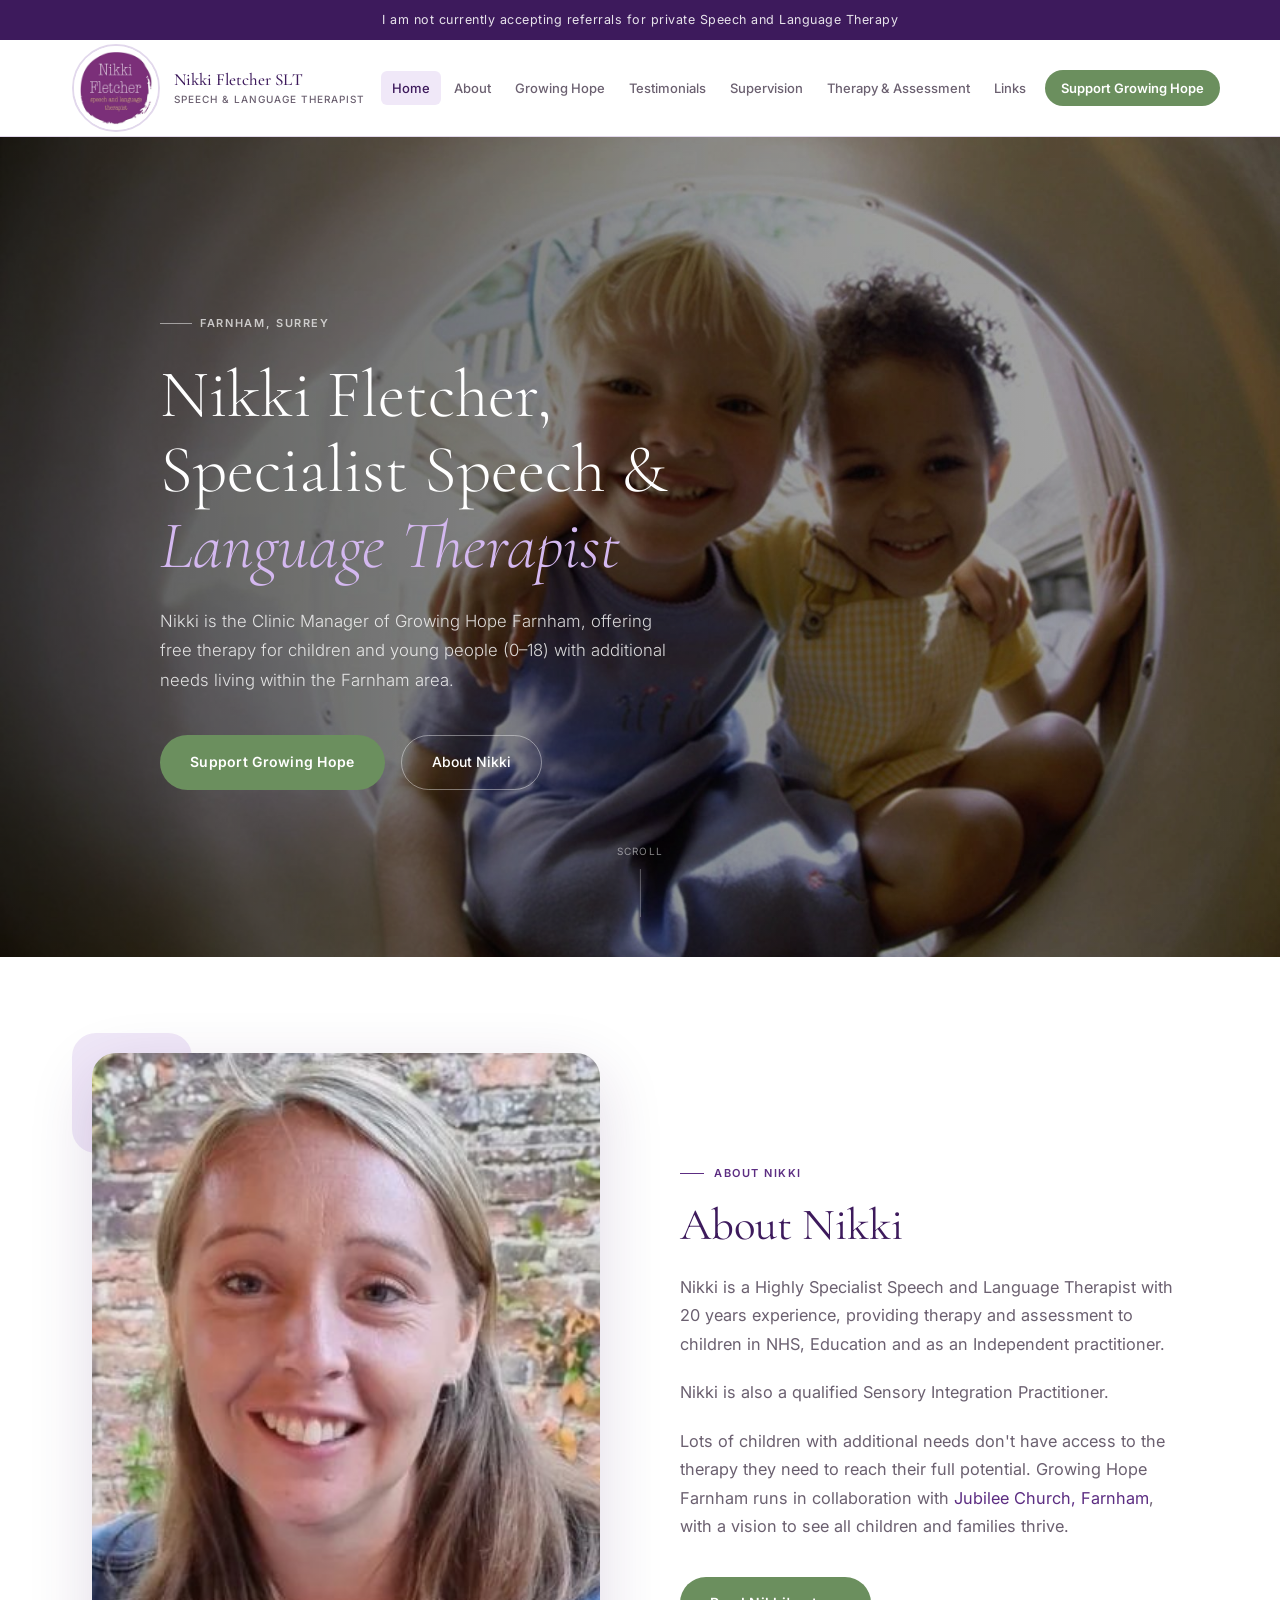
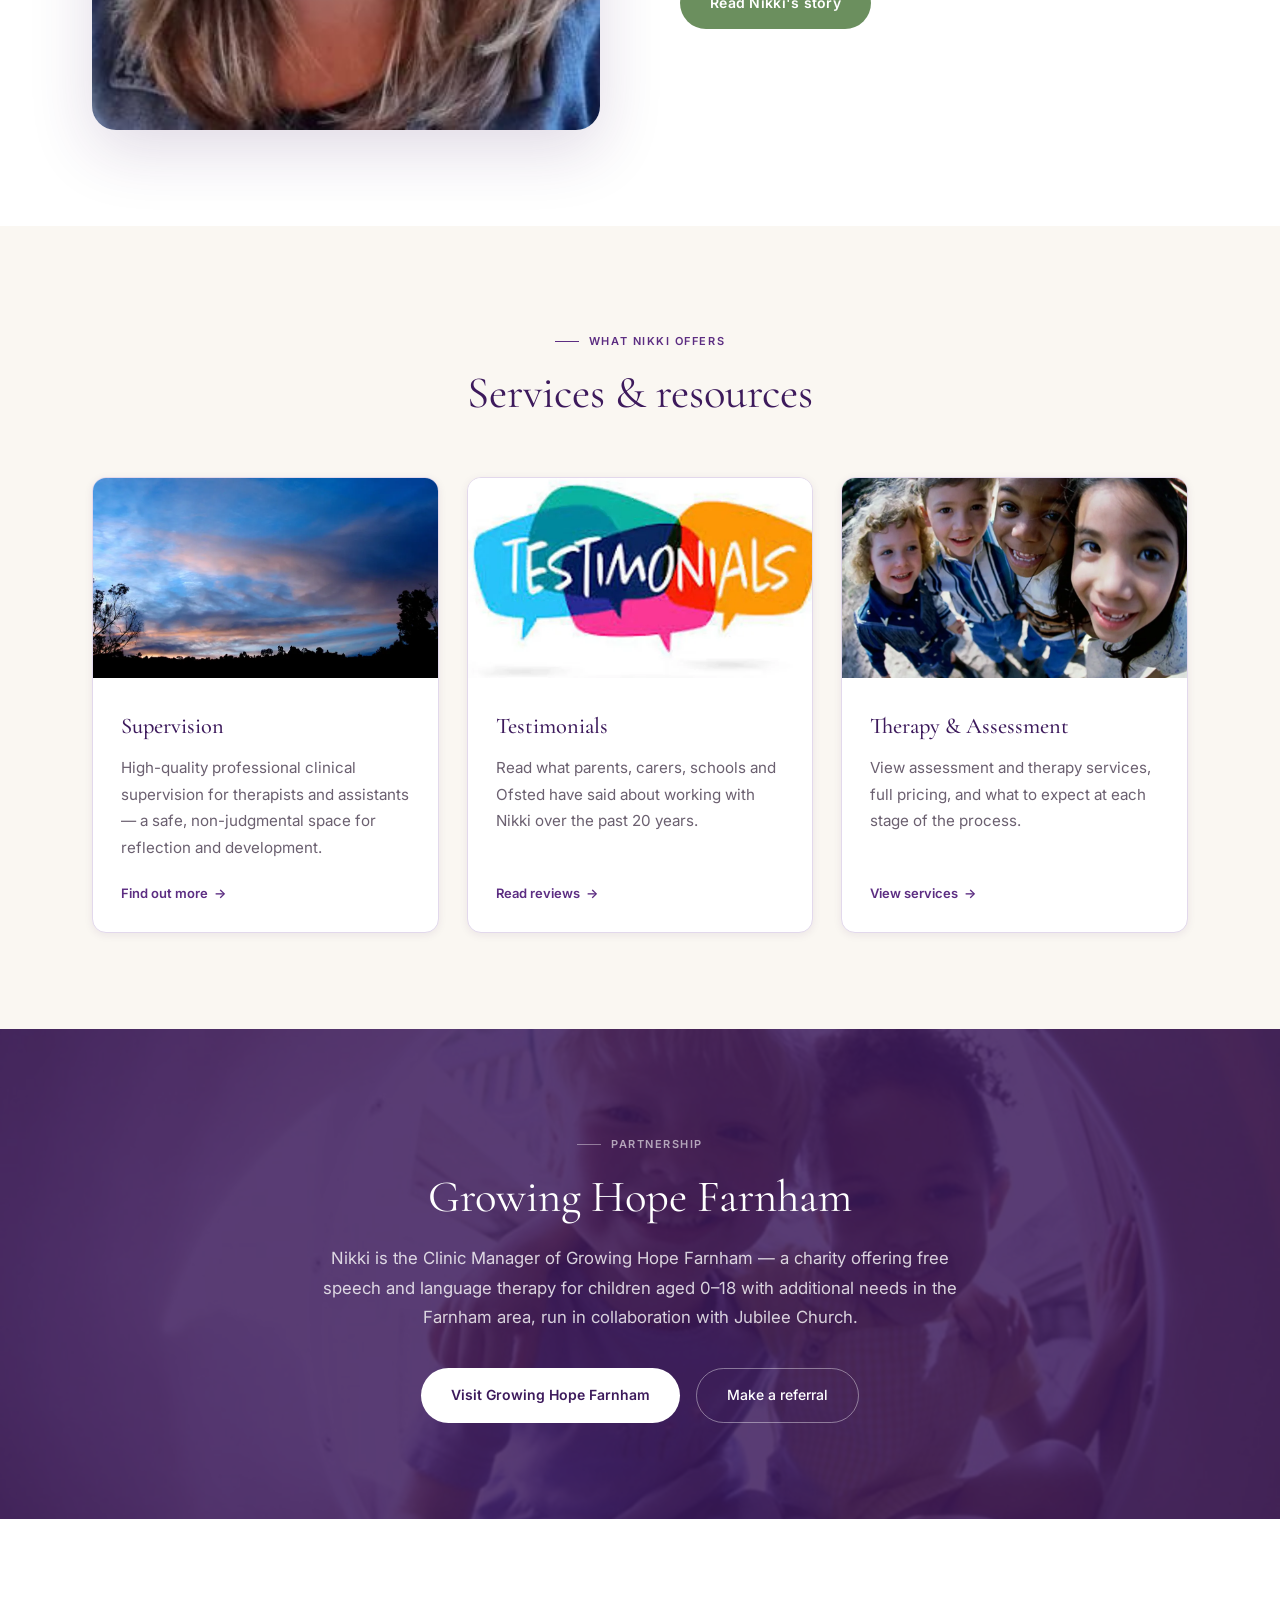
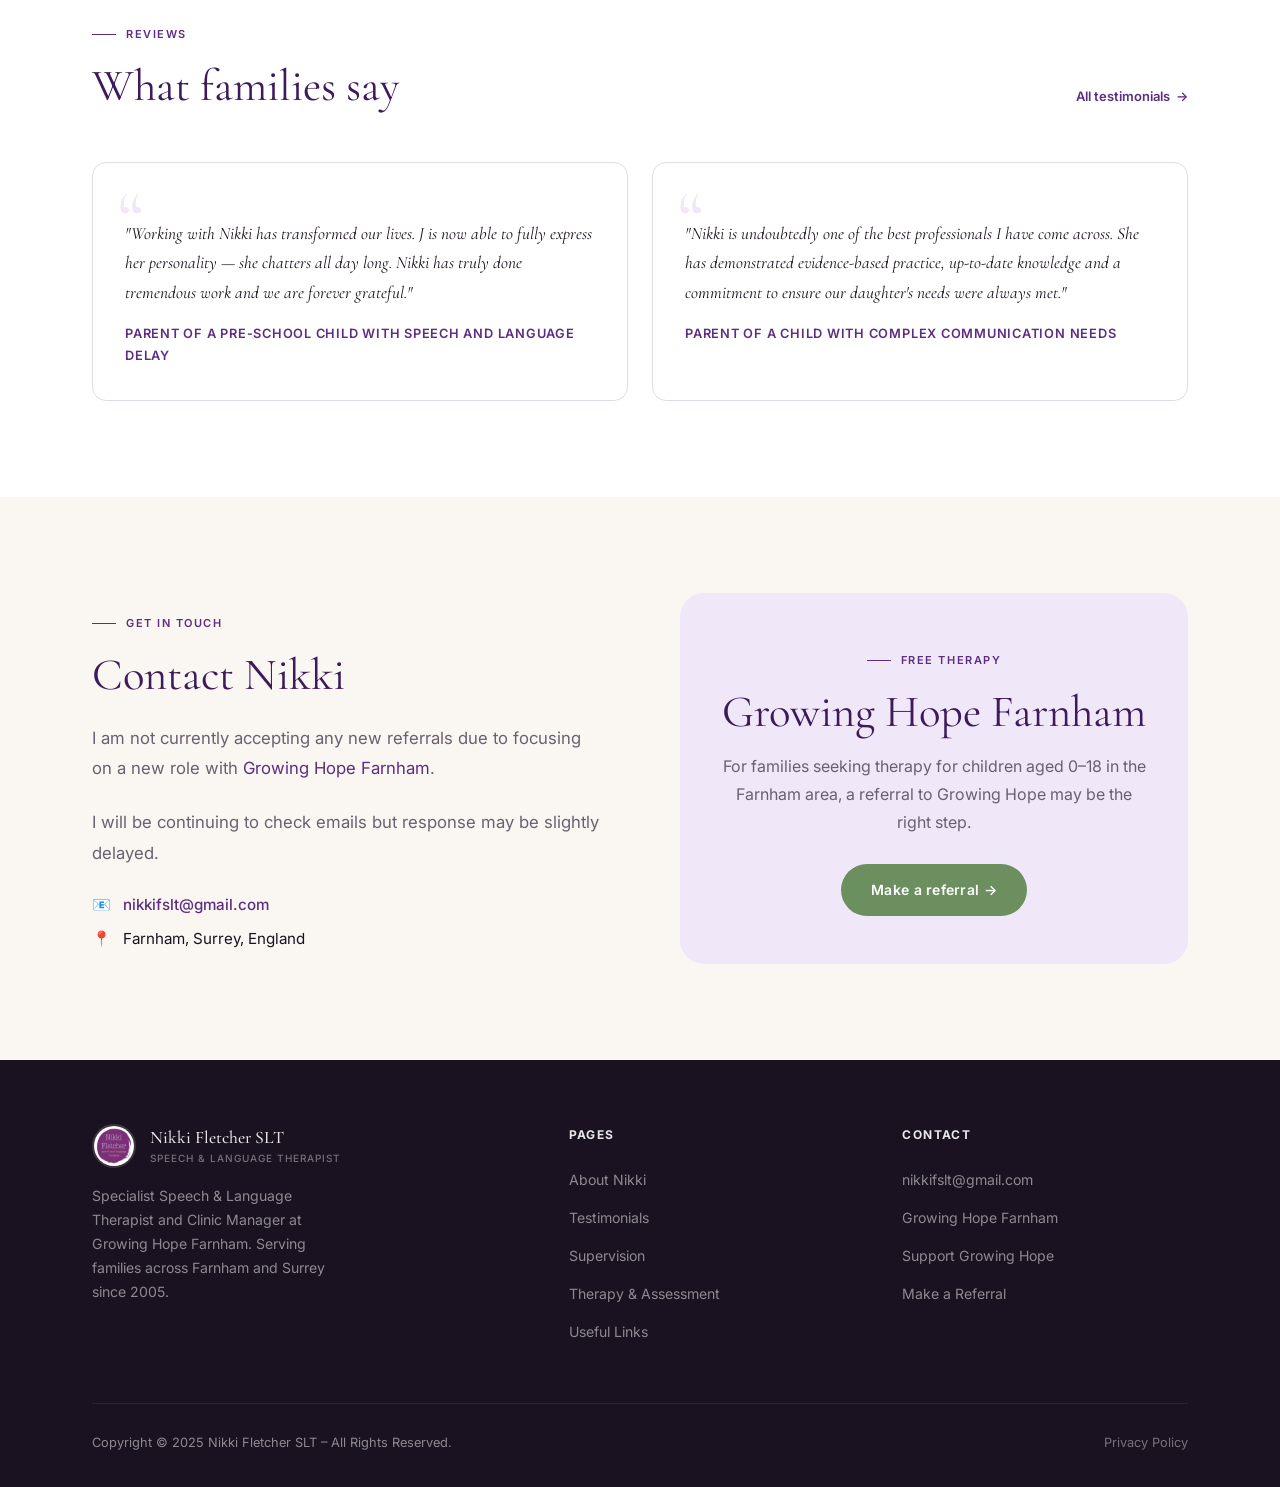
<file: index.html>
<!DOCTYPE html>
<html lang="en">
<head>
  <meta charset="UTF-8">
  <meta name="viewport" content="width=device-width, initial-scale=1.0">
  <title>Nikki Fletcher SLT – Specialist Speech & Language Therapist, Farnham</title>
  <meta name="description" content="Nikki Fletcher is a Highly Specialist Speech and Language Therapist with 20 years experience, based in Farnham, Surrey. Now Clinic Manager at Growing Hope Farnham.">
  <link rel="stylesheet" href="style.css">
</head>
<body>

  <div class="banner">I am not currently accepting referrals for private Speech and Language Therapy</div>

  <header id="header">
    <div class="header-inner">
      <a href="index.html" class="logo">
        <img src="images/logo.jpg" alt="Nikki Fletcher SLT">
        <span class="logo-text">Nikki Fletcher SLT
          <span class="logo-sub">Speech &amp; Language Therapist</span>
        </span>
      </a>
      <button class="hamburger" aria-label="Open menu" onclick="this.closest('header').querySelector('nav').classList.toggle('open')">
        <span></span><span></span><span></span>
      </button>
      <nav>
        <a href="index.html" class="active">Home</a>
        <a href="about.html">About</a>
        <a href="https://growinghope.org.uk/farnham/" target="_blank">Growing Hope</a>
        <a href="testimonials.html">Testimonials</a>
        <a href="supervision.html">Supervision</a>
        <a href="therapy-assessment.html">Therapy &amp; Assessment</a>
        <a href="useful-links.html">Links</a>
        <a href="https://growinghope.org.uk/give/" target="_blank" class="nav-cta">Support Growing Hope</a>
      </nav>
    </div>
  </header>

  <!-- HERO -->
  <section class="hero">
    <div class="hero-bg">
      <img src="images/hero-original.jpg" alt="">
    </div>
    <div class="hero-content">
      <div class="hero-eyebrow">Farnham, Surrey</div>
      <h1>Nikki Fletcher,<br>Specialist Speech &amp; <em>Language Therapist</em></h1>
      <p class="hero-body">Nikki is the Clinic Manager of Growing Hope Farnham, offering free therapy for children and young people (0–18) with additional needs living within the Farnham area.</p>
      <div class="hero-actions">
        <a href="https://growinghope.org.uk/give/" target="_blank" class="btn-primary">Support Growing Hope</a>
        <a href="about.html" class="btn-ghost">About Nikki</a>
      </div>
    </div>
    <div class="hero-scroll">Scroll</div>
  </section>

  <!-- ABOUT INTRO -->
  <section>
    <div class="container">
      <div class="about-grid">
        <div class="about-img-wrap reveal">
          <div class="about-img-accent"></div>
          <img src="images/nikki-photo.png" alt="Nikki Fletcher">
        </div>
        <div class="about-text reveal reveal-delay-1">
          <div class="section-label">About Nikki</div>
          <h2 class="section-title">About Nikki</h2>
          <p>Nikki is a Highly Specialist Speech and Language Therapist with 20 years experience, providing therapy and assessment to children in NHS, Education and as an Independent practitioner.</p>
          <p>Nikki is also a qualified Sensory Integration Practitioner.</p>
          <p>Lots of children with additional needs don't have access to the therapy they need to reach their full potential. Growing Hope Farnham runs in collaboration with <a href="http://jubilee.church/" target="_blank">Jubilee Church, Farnham</a>, with a vision to see all children and families thrive.</p>
          <div class="about-cta">
            <a href="about.html" class="btn-primary">Read Nikki's story</a>
          </div>
        </div>
      </div>
    </div>
  </section>

  <!-- SERVICES -->
  <section class="bg-cream">
    <div class="container">
      <div style="text-align:center;margin-bottom:56px;" class="reveal">
        <div class="section-label" style="justify-content:center;">What Nikki Offers</div>
        <h2 class="section-title" style="margin-bottom:0;">Services &amp; resources</h2>
      </div>
      <div class="services-grid">
        <div class="service-card reveal reveal-delay-1">
          <img src="images/sv-time-to-look-up.webp" alt="Supervision" class="service-card-img">
          <div class="service-card-body">
            <h3>Supervision</h3>
            <p>High-quality professional clinical supervision for therapists and assistants — a safe, non-judgmental space for reflection and development.</p>
            <a href="supervision.html" class="card-link">Find out more</a>
          </div>
        </div>
        <div class="service-card reveal reveal-delay-2">
          <img src="images/hp-testimonials.webp" alt="Testimonials" class="service-card-img">
          <div class="service-card-body">
            <h3>Testimonials</h3>
            <p>Read what parents, carers, schools and Ofsted have said about working with Nikki over the past 20 years.</p>
            <a href="testimonials.html" class="card-link">Read reviews</a>
          </div>
        </div>
        <div class="service-card reveal reveal-delay-3">
          <img src="images/am-kids.webp" alt="Therapy and Assessment" class="service-card-img">
          <div class="service-card-body">
            <h3>Therapy &amp; Assessment</h3>
            <p>View assessment and therapy services, full pricing, and what to expect at each stage of the process.</p>
            <a href="therapy-assessment.html" class="card-link">View services</a>
          </div>
        </div>
      </div>
    </div>
  </section>

  <!-- GROWING HOPE FULL BLEED -->
  <div class="growing-hope">
    <div class="growing-hope-bg">
      <img src="images/growing-hope.jpg" alt="">
    </div>
    <div class="growing-hope-inner reveal">
      <div class="section-label">Partnership</div>
      <h2 class="section-title">Growing Hope Farnham</h2>
      <p>Nikki is the Clinic Manager of Growing Hope Farnham — a charity offering free speech and language therapy for children aged 0–18 with additional needs in the Farnham area, run in collaboration with Jubilee Church.</p>
      <div style="display:flex;gap:16px;justify-content:center;flex-wrap:wrap;">
        <a href="https://growinghope.org.uk/farnham/" target="_blank" class="btn-white">Visit Growing Hope Farnham</a>
        <a href="https://growinghope.org.uk/make-a-referral/" target="_blank" class="btn-ghost">Make a referral</a>
      </div>
    </div>
  </div>

  <!-- TESTIMONIALS PREVIEW -->
  <section>
    <div class="container">
      <div style="display:flex;align-items:flex-end;justify-content:space-between;margin-bottom:48px;flex-wrap:wrap;gap:16px;" class="reveal">
        <div>
          <div class="section-label">Reviews</div>
          <h2 class="section-title" style="margin-bottom:0;">What families say</h2>
        </div>
        <a href="testimonials.html" class="card-link" style="margin-bottom:6px;">All testimonials</a>
      </div>
      <div class="testimonials-grid">
        <div class="tcard reveal reveal-delay-1">
          <blockquote>"Working with Nikki has transformed our lives. J is now able to fully express her personality — she chatters all day long. Nikki has truly done tremendous work and we are forever grateful."</blockquote>
          <cite>Parent of a pre-school child with Speech and Language Delay</cite>
        </div>
        <div class="tcard reveal reveal-delay-2">
          <blockquote>"Nikki is undoubtedly one of the best professionals I have come across. She has demonstrated evidence-based practice, up-to-date knowledge and a commitment to ensure our daughter's needs were always met."</blockquote>
          <cite>Parent of a child with complex communication needs</cite>
        </div>
      </div>
    </div>
  </section>

  <!-- CONTACT -->
  <section class="bg-cream">
    <div class="container">
      <div class="contact-split">
        <div class="reveal">
          <div class="section-label">Get in Touch</div>
          <h2 class="section-title">Contact Nikki</h2>
          <p class="section-body" style="margin-bottom:24px;">I am not currently accepting any new referrals due to focusing on a new role with <a href="https://growinghope.org.uk/farnham/" target="_blank">Growing Hope Farnham</a>.</p>
          <p class="section-body" style="margin-bottom:24px;">I will be continuing to check emails but response may be slightly delayed.</p>
          <div class="contact-detail">
            <span>📧</span>
            <a href="mailto:nikkifslt@gmail.com">nikkifslt@gmail.com</a>
          </div>
          <div class="contact-detail" style="margin-top:8px;">
            <span>📍</span>
            <span>Farnham, Surrey, England</span>
          </div>
        </div>
        <div class="contact-visual reveal reveal-delay-1">
          <div class="section-label" style="justify-content:center;">Free Therapy</div>
          <h3 class="section-title">Growing Hope Farnham</h3>
          <p>For families seeking therapy for children aged 0–18 in the Farnham area, a referral to Growing Hope may be the right step.</p>
          <a href="https://growinghope.org.uk/make-a-referral/" target="_blank" class="btn-primary">Make a referral →</a>
        </div>
      </div>
    </div>
  </section>

  <footer>
    <div class="container">
      <div class="footer-grid">
        <div class="footer-brand">
          <a href="index.html" class="logo" style="margin-bottom:16px;">
            <img src="images/logo.jpg" alt="Nikki Fletcher SLT" style="width:44px;height:44px;">
            <span class="logo-text">Nikki Fletcher SLT
              <span class="logo-sub">Speech &amp; Language Therapist</span>
            </span>
          </a>
          <p>Specialist Speech &amp; Language Therapist and Clinic Manager at Growing Hope Farnham. Serving families across Farnham and Surrey since 2005.</p>
        </div>
        <div class="footer-col">
          <h4>Pages</h4>
          <ul>
            <li><a href="about.html">About Nikki</a></li>
            <li><a href="testimonials.html">Testimonials</a></li>
            <li><a href="supervision.html">Supervision</a></li>
            <li><a href="therapy-assessment.html">Therapy &amp; Assessment</a></li>
            <li><a href="useful-links.html">Useful Links</a></li>
          </ul>
        </div>
        <div class="footer-col">
          <h4>Contact</h4>
          <ul>
            <li><a href="mailto:nikkifslt@gmail.com">nikkifslt@gmail.com</a></li>
            <li><a href="https://growinghope.org.uk/farnham/" target="_blank">Growing Hope Farnham</a></li>
            <li><a href="https://growinghope.org.uk/give/" target="_blank">Support Growing Hope</a></li>
            <li><a href="https://growinghope.org.uk/make-a-referral/" target="_blank">Make a Referral</a></li>
          </ul>
        </div>
      </div>
      <div class="footer-bottom">
        <span>Copyright &copy; 2025 Nikki Fletcher SLT – All Rights Reserved.</span>
        <a href="privacy-policy.html">Privacy Policy</a>
      </div>
    </div>
  </footer>

  <script>
    // Scroll reveal
    const observer = new IntersectionObserver(entries => {
      entries.forEach(e => { if (e.isIntersecting) e.target.classList.add('visible'); });
    }, { threshold: 0.12 });
    document.querySelectorAll('.reveal').forEach(el => observer.observe(el));

    // Sticky header shadow
    const header = document.getElementById('header');
    window.addEventListener('scroll', () => {
      header.classList.toggle('scrolled', window.scrollY > 20);
    });
  </script>
</body>
</html>
</file>
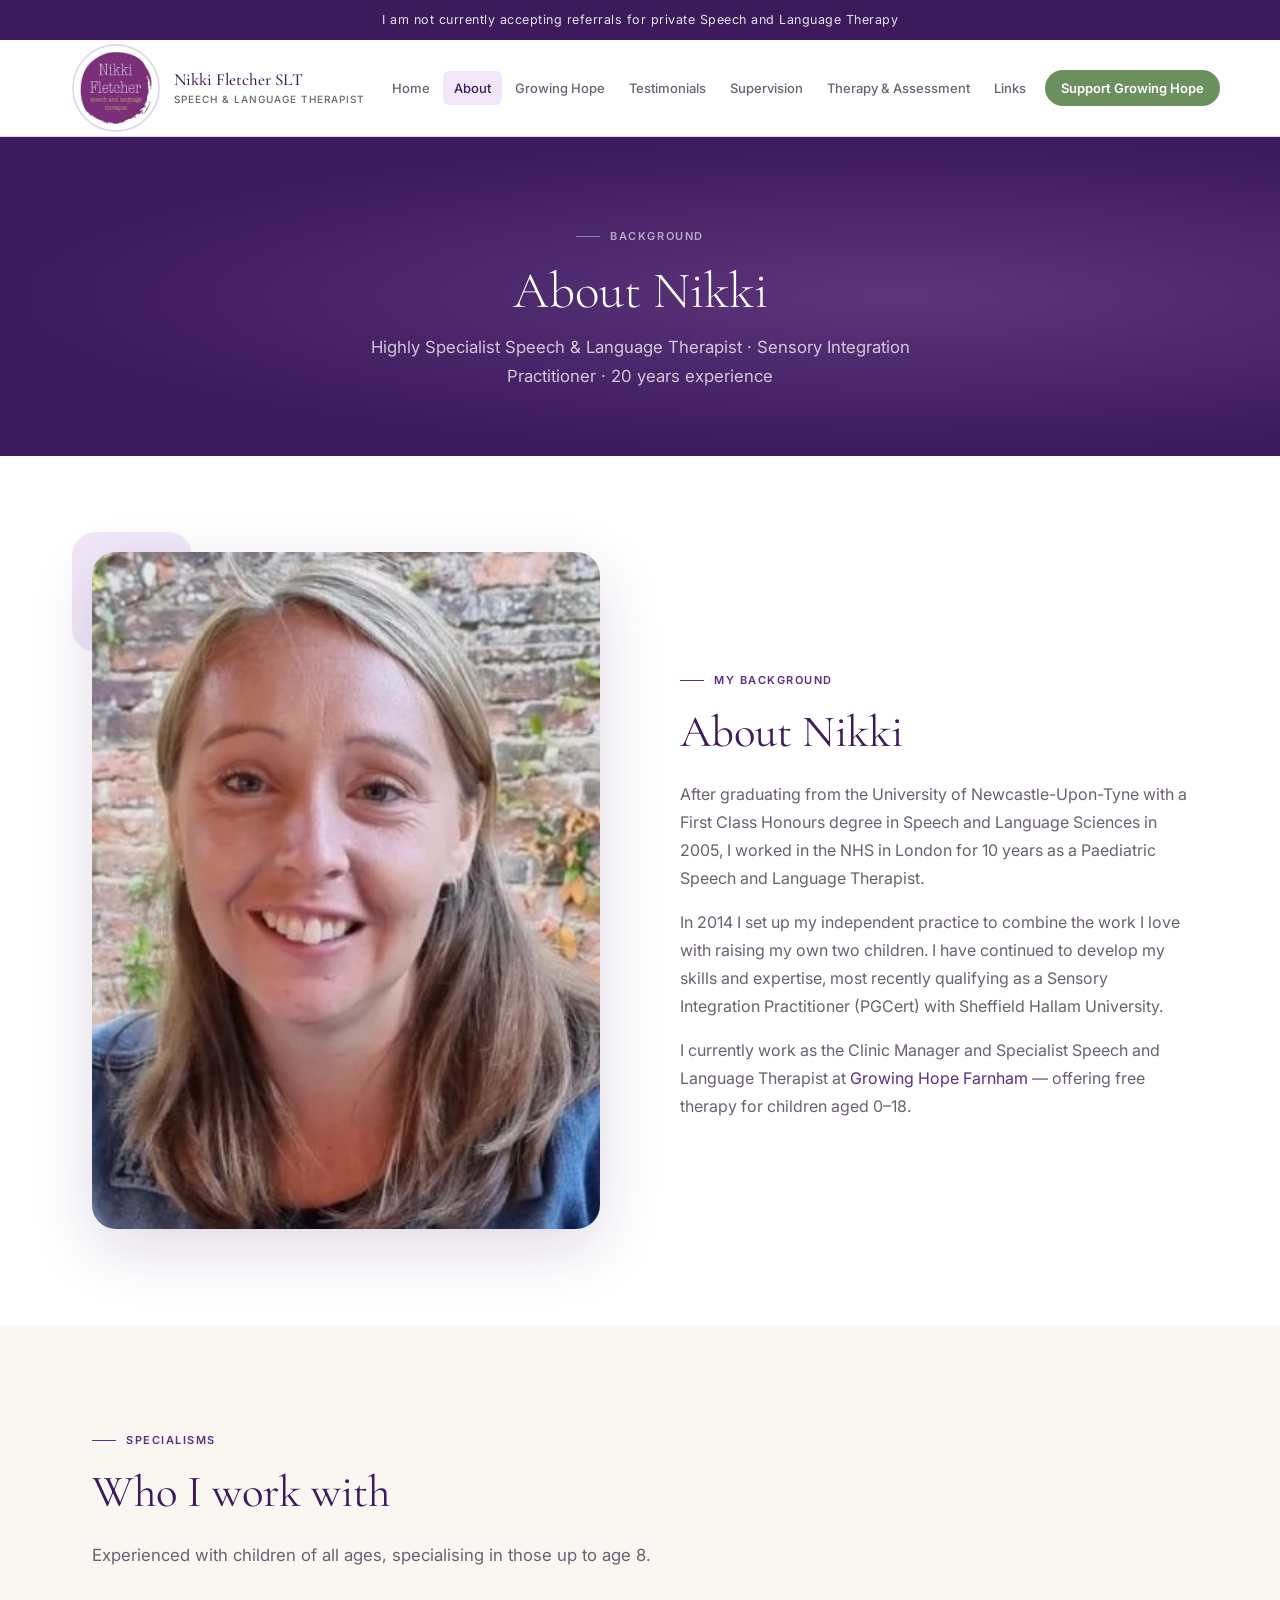
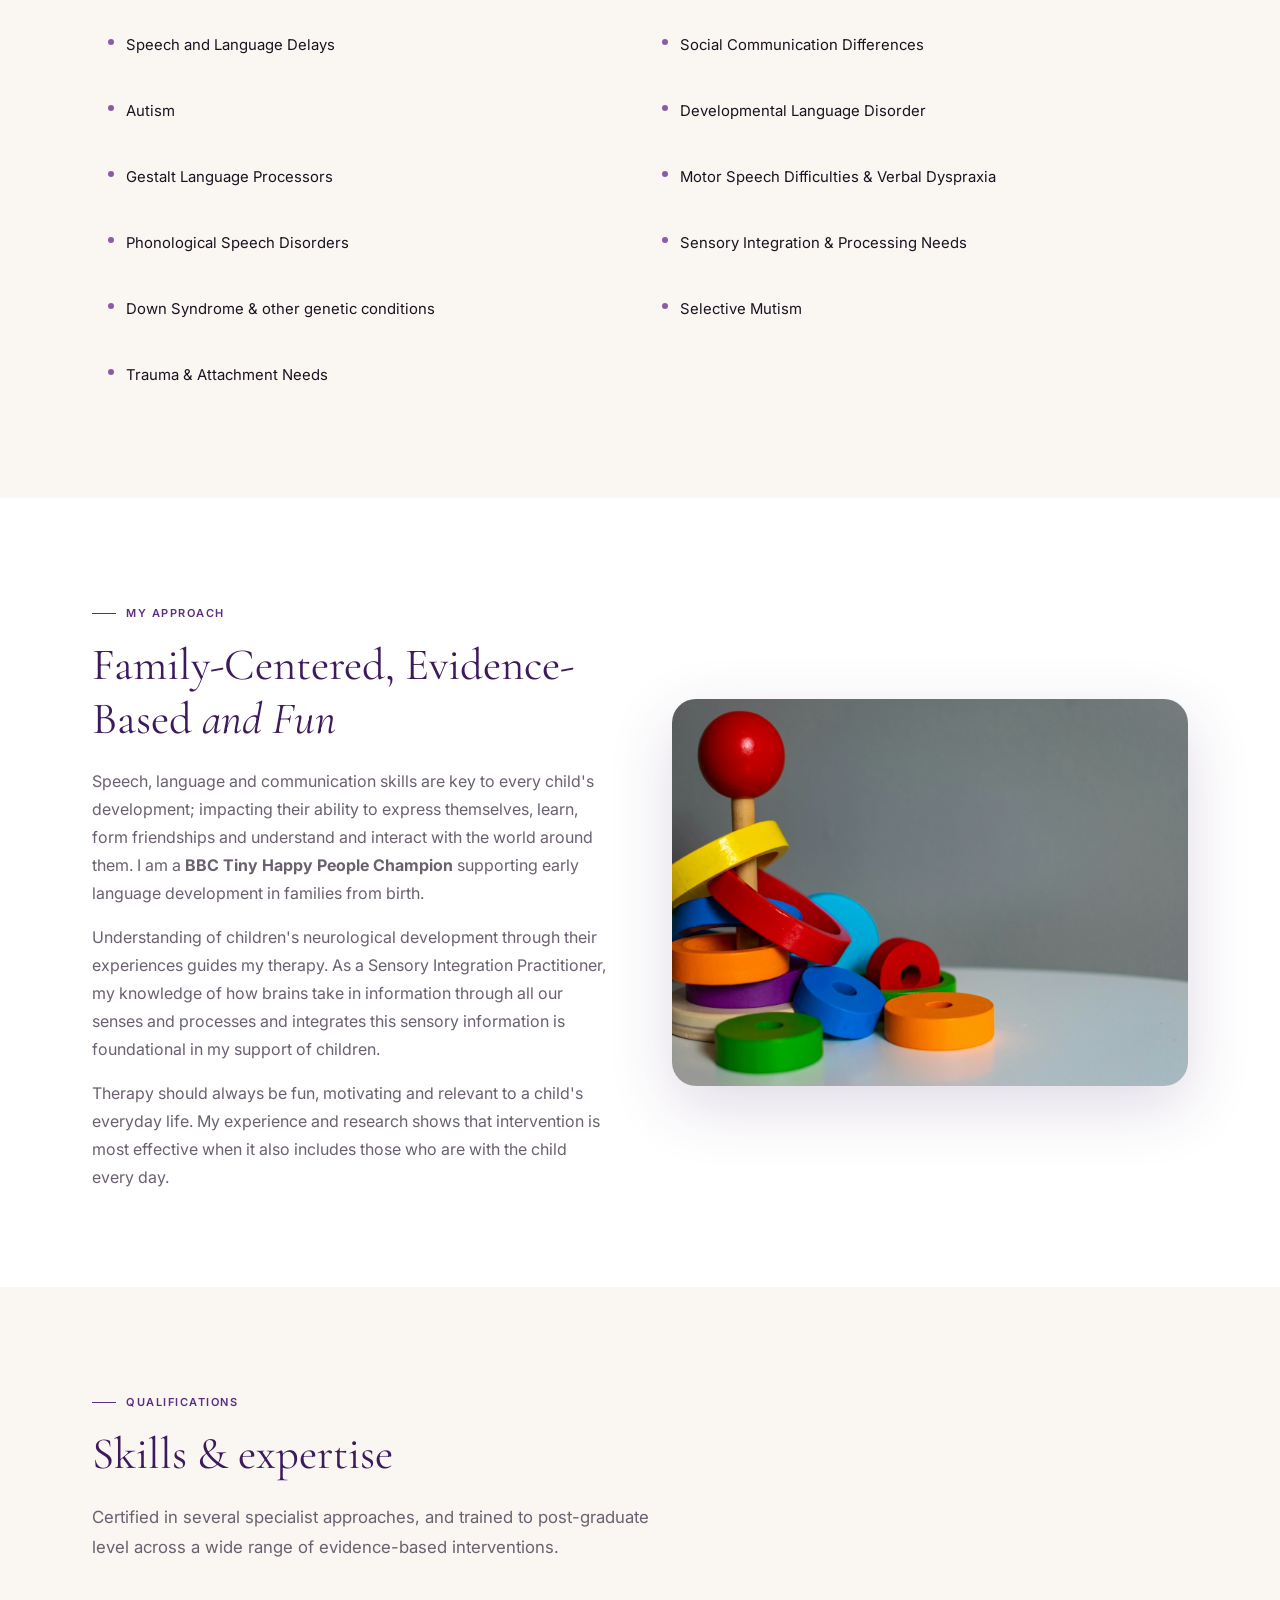
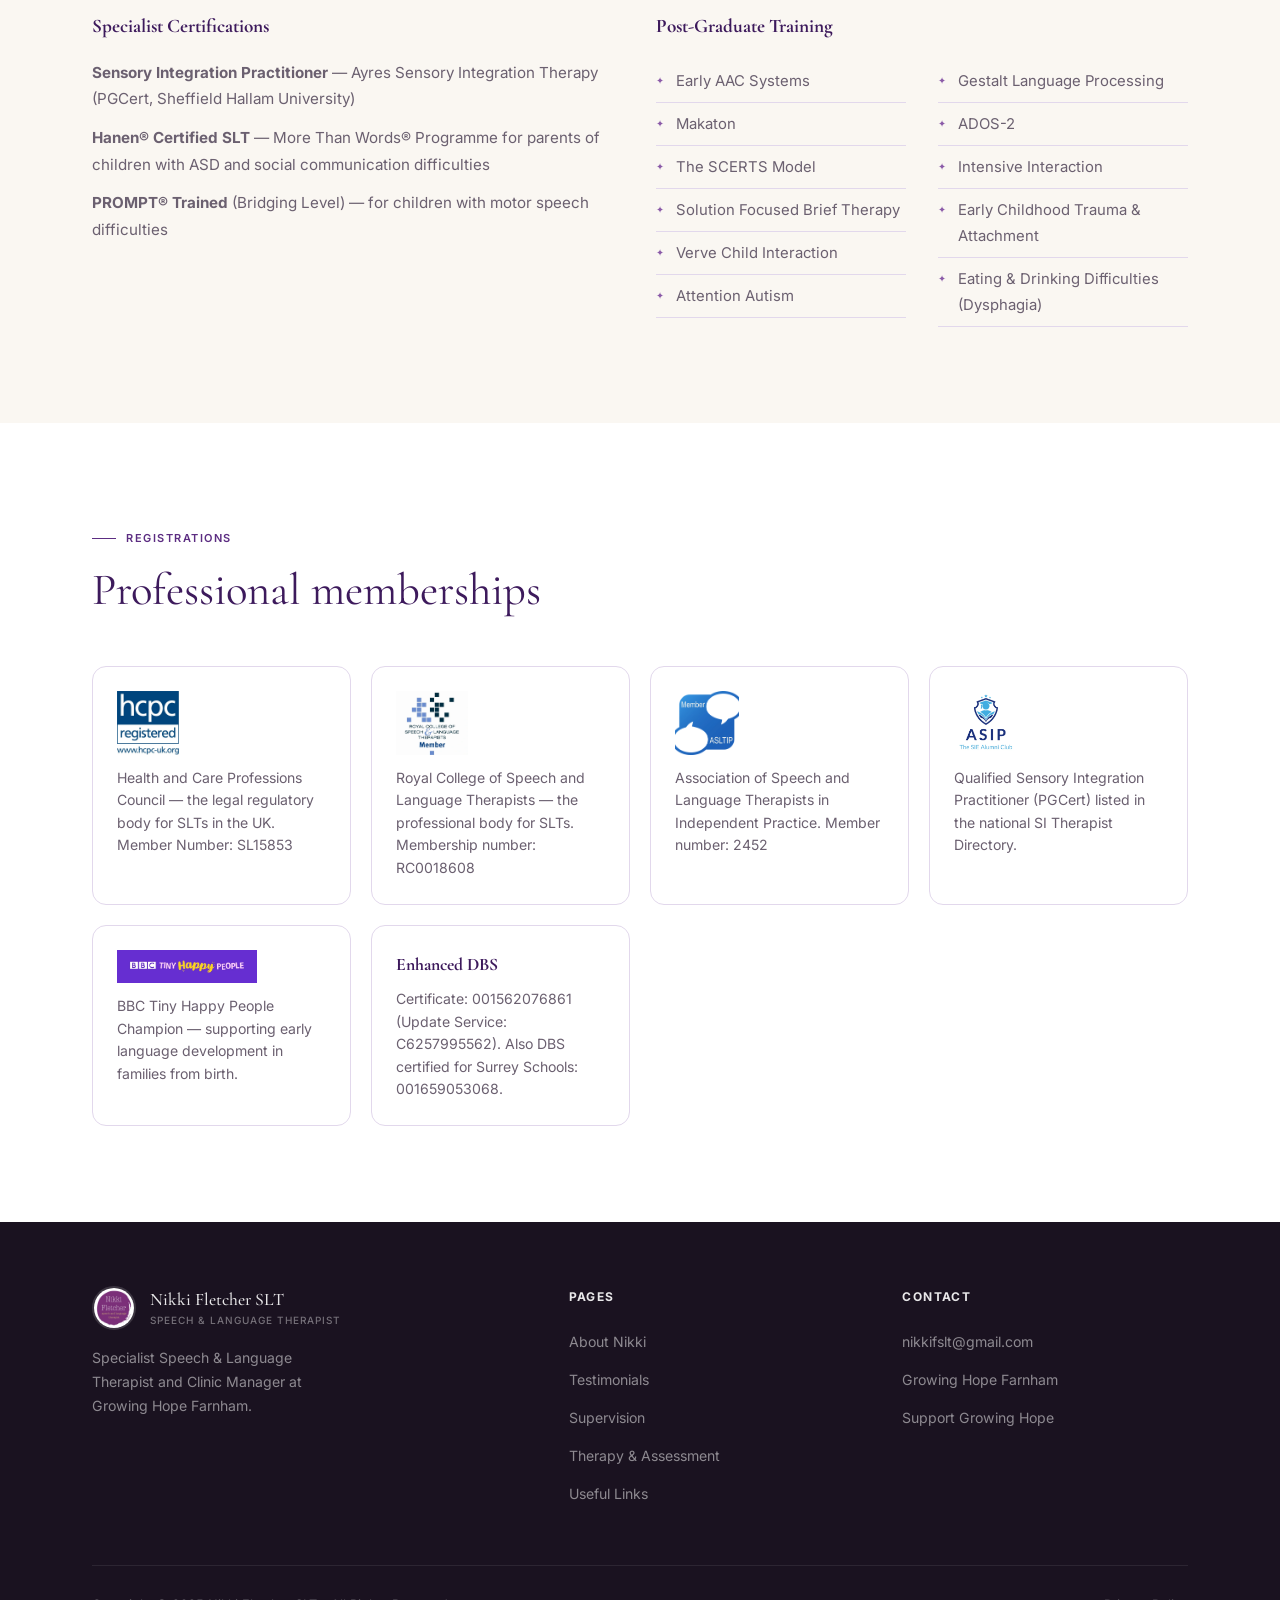
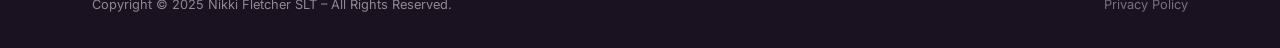
<file: about.html>
<!DOCTYPE html>
<html lang="en">
<head>
  <meta charset="UTF-8">
  <meta name="viewport" content="width=device-width, initial-scale=1.0">
  <title>About Nikki – Nikki Fletcher SLT</title>
  <meta name="description" content="About Nikki Fletcher – Highly Specialist Speech and Language Therapist and Sensory Integration Practitioner with 20 years experience.">
  <link rel="stylesheet" href="style.css">
</head>
<body>

  <div class="banner">I am not currently accepting referrals for private Speech and Language Therapy</div>

  <header id="header">
    <div class="header-inner">
      <a href="index.html" class="logo">
        <img src="images/logo.jpg" alt="Nikki Fletcher SLT">
        <span class="logo-text">Nikki Fletcher SLT<span class="logo-sub">Speech &amp; Language Therapist</span></span>
      </a>
      <button class="hamburger" aria-label="Open menu" onclick="this.closest('header').querySelector('nav').classList.toggle('open')">
        <span></span><span></span><span></span>
      </button>
      <nav>
        <a href="index.html">Home</a>
        <a href="about.html" class="active">About</a>
        <a href="https://growinghope.org.uk/farnham/" target="_blank">Growing Hope</a>
        <a href="testimonials.html">Testimonials</a>
        <a href="supervision.html">Supervision</a>
        <a href="therapy-assessment.html">Therapy &amp; Assessment</a>
        <a href="useful-links.html">Links</a>
        <a href="https://growinghope.org.uk/give/" target="_blank" class="nav-cta">Support Growing Hope</a>
      </nav>
    </div>
  </header>

  <div class="page-hero">
    <div class="page-hero-inner">
      <div class="section-label">Background</div>
      <h1>About Nikki</h1>
      <p>Highly Specialist Speech &amp; Language Therapist · Sensory Integration Practitioner · 20 years experience</p>
    </div>
  </div>

  <!-- STORY -->
  <section>
    <div class="container">
      <div class="about-grid">
        <div class="about-img-wrap reveal">
          <div class="about-img-accent"></div>
          <img src="images/nikki-photo.png" alt="Nikki Fletcher">
        </div>
        <div class="reveal reveal-delay-1">
          <div class="section-label">My Background</div>
          <h2 class="section-title">About Nikki</h2>
          <p style="color:var(--muted);margin-bottom:16px;">After graduating from the University of Newcastle-Upon-Tyne with a First Class Honours degree in Speech and Language Sciences in 2005, I worked in the NHS in London for 10 years as a Paediatric Speech and Language Therapist.</p>
          <p style="color:var(--muted);margin-bottom:16px;">In 2014 I set up my independent practice to combine the work I love with raising my own two children. I have continued to develop my skills and expertise, most recently qualifying as a Sensory Integration Practitioner (PGCert) with Sheffield Hallam University.</p>
          <p style="color:var(--muted);">I currently work as the Clinic Manager and Specialist Speech and Language Therapist at <a href="https://growinghope.org.uk/farnham/" target="_blank">Growing Hope Farnham</a> — offering free therapy for children aged 0–18.</p>
        </div>
      </div>
    </div>
  </section>

  <!-- WHO I WORK WITH -->
  <section class="bg-cream">
    <div class="container">
      <div class="reveal" style="max-width:600px;margin-bottom:48px;">
        <div class="section-label">Specialisms</div>
        <h2 class="section-title">Who I work with</h2>
        <p class="section-body">Experienced with children of all ages, specialising in those up to age 8.</p>
      </div>
      <div class="who-grid reveal">
        <div class="who-item">Speech and Language Delays</div>
        <div class="who-item">Social Communication Differences</div>
        <div class="who-item">Autism</div>
        <div class="who-item">Developmental Language Disorder</div>
        <div class="who-item">Gestalt Language Processors</div>
        <div class="who-item">Motor Speech Difficulties &amp; Verbal Dyspraxia</div>
        <div class="who-item">Phonological Speech Disorders</div>
        <div class="who-item">Sensory Integration &amp; Processing Needs</div>
        <div class="who-item">Down Syndrome &amp; other genetic conditions</div>
        <div class="who-item">Selective Mutism</div>
        <div class="who-item">Trauma &amp; Attachment Needs</div>
      </div>
    </div>
  </section>

  <!-- APPROACH -->
  <section>
    <div class="container">
      <div class="supervision-split">
        <div class="reveal">
          <div class="section-label">My Approach</div>
          <h2 class="section-title">Family-Centered, Evidence-Based <em style="font-style:italic;">and Fun</em></h2>
          <p style="color:var(--muted);margin-bottom:16px;">Speech, language and communication skills are key to every child's development; impacting their ability to express themselves, learn, form friendships and understand and interact with the world around them. I am a <strong>BBC Tiny Happy People Champion</strong> supporting early language development in families from birth.</p>
          <p style="color:var(--muted);margin-bottom:16px;">Understanding of children's neurological development through their experiences guides my therapy. As a Sensory Integration Practitioner, my knowledge of how brains take in information through all our senses and processes and integrates this sensory information is foundational in my support of children.</p>
          <p style="color:var(--muted);">Therapy should always be fun, motivating and relevant to a child's everyday life. My experience and research shows that intervention is most effective when it also includes those who are with the child every day.</p>
        </div>
        <img src="images/am-approach-new.jpg" alt="Colourful wooden stacking rings" class="reveal reveal-delay-1">
      </div>
    </div>
  </section>

  <!-- SKILLS & EXPERTISE -->
  <section class="bg-cream">
    <div class="container">
      <div class="reveal" style="max-width:640px;margin-bottom:48px;">
        <div class="section-label">Qualifications</div>
        <h2 class="section-title">Skills &amp; expertise</h2>
        <p class="section-body">Certified in several specialist approaches, and trained to post-graduate level across a wide range of evidence-based interventions.</p>
      </div>
      <div style="display:grid;grid-template-columns:1fr 1fr;gap:32px;align-items:start;">
        <div class="reveal">
          <h3 style="font-family:var(--serif);color:var(--plum);margin-bottom:16px;font-size:1.2rem;">Specialist Certifications</h3>
          <p style="color:var(--muted);margin-bottom:12px;font-size:.95rem;"><strong>Sensory Integration Practitioner</strong> — Ayres Sensory Integration Therapy (PGCert, Sheffield Hallam University)</p>
          <p style="color:var(--muted);margin-bottom:12px;font-size:.95rem;"><strong>Hanen® Certified SLT</strong> — More Than Words® Programme for parents of children with ASD and social communication difficulties</p>
          <p style="color:var(--muted);font-size:.95rem;"><strong>PROMPT® Trained</strong> (Bridging Level) — for children with motor speech difficulties</p>
        </div>
        <div class="reveal reveal-delay-1">
          <h3 style="font-family:var(--serif);color:var(--plum);margin-bottom:16px;font-size:1.2rem;">Post-Graduate Training</h3>
          <ul class="training-list">
            <li>Early AAC Systems</li>
            <li>Makaton</li>
            <li>The SCERTS Model</li>
            <li>Solution Focused Brief Therapy</li>
            <li>Verve Child Interaction</li>
            <li>Attention Autism</li>
            <li>Gestalt Language Processing</li>
            <li>ADOS-2</li>
            <li>Intensive Interaction</li>
            <li>Early Childhood Trauma &amp; Attachment</li>
            <li>Eating &amp; Drinking Difficulties (Dysphagia)</li>
          </ul>
        </div>
      </div>
    </div>
  </section>

  <!-- PROFESSIONAL REGISTRATIONS -->
  <section>
    <div class="container">
      <div class="reveal" style="max-width:560px;margin-bottom:48px;">
        <div class="section-label">Registrations</div>
        <h2 class="section-title">Professional memberships</h2>
      </div>
      <div class="credentials-grid reveal">
        <div class="credential-card">
          <img src="images/am-hcpc.webp" alt="HCPC Registered" class="credential-logo">
          <p>Health and Care Professions Council — the legal regulatory body for SLTs in the UK. Member Number: SL15853</p>
        </div>
        <div class="credential-card">
          <img src="images/am-rcslt.webp" alt="RCSLT Member" class="credential-logo">
          <p>Royal College of Speech and Language Therapists — the professional body for SLTs. Membership number: RC0018608</p>
        </div>
        <div class="credential-card">
          <img src="images/am-asltip.webp" alt="ASLTIP Member" class="credential-logo">
          <p>Association of Speech and Language Therapists in Independent Practice. Member number: 2452</p>
        </div>
        <div class="credential-card">
          <img src="images/am-asip.webp" alt="Sensory Integration Education" class="credential-logo">
          <p>Qualified Sensory Integration Practitioner (PGCert) listed in the national SI Therapist Directory.</p>
        </div>
        <div class="credential-card">
          <img src="images/am-bbc.webp" alt="BBC Tiny Happy People Champion" class="credential-logo">
          <p>BBC Tiny Happy People Champion — supporting early language development in families from birth.</p>
        </div>
        <div class="credential-card">
          <strong>Enhanced DBS</strong>
          <p>Certificate: 001562076861 (Update Service: C6257995562). Also DBS certified for Surrey Schools: 001659053068.</p>
        </div>
      </div>
    </div>
  </section>

  <footer>
    <div class="container">
      <div class="footer-grid">
        <div class="footer-brand">
          <a href="index.html" class="logo" style="margin-bottom:16px;">
            <img src="images/logo.jpg" alt="" style="width:44px;height:44px;">
            <span class="logo-text">Nikki Fletcher SLT<span class="logo-sub">Speech &amp; Language Therapist</span></span>
          </a>
          <p>Specialist Speech &amp; Language Therapist and Clinic Manager at Growing Hope Farnham.</p>
        </div>
        <div class="footer-col">
          <h4>Pages</h4>
          <ul>
            <li><a href="about.html">About Nikki</a></li>
            <li><a href="testimonials.html">Testimonials</a></li>
            <li><a href="supervision.html">Supervision</a></li>
            <li><a href="therapy-assessment.html">Therapy &amp; Assessment</a></li>
            <li><a href="useful-links.html">Useful Links</a></li>
          </ul>
        </div>
        <div class="footer-col">
          <h4>Contact</h4>
          <ul>
            <li><a href="mailto:nikkifslt@gmail.com">nikkifslt@gmail.com</a></li>
            <li><a href="https://growinghope.org.uk/farnham/" target="_blank">Growing Hope Farnham</a></li>
            <li><a href="https://growinghope.org.uk/give/" target="_blank">Support Growing Hope</a></li>
          </ul>
        </div>
      </div>
      <div class="footer-bottom">
        <span>Copyright &copy; 2025 Nikki Fletcher SLT – All Rights Reserved.</span>
        <a href="privacy-policy.html">Privacy Policy</a>
      </div>
    </div>
  </footer>

  <script>
    const observer = new IntersectionObserver(entries => {
      entries.forEach(e => { if (e.isIntersecting) e.target.classList.add('visible'); });
    }, { threshold: 0.1 });
    document.querySelectorAll('.reveal').forEach(el => observer.observe(el));
    const header = document.getElementById('header');
    window.addEventListener('scroll', () => header.classList.toggle('scrolled', window.scrollY > 20));
  </script>
</body>
</html>
</file>
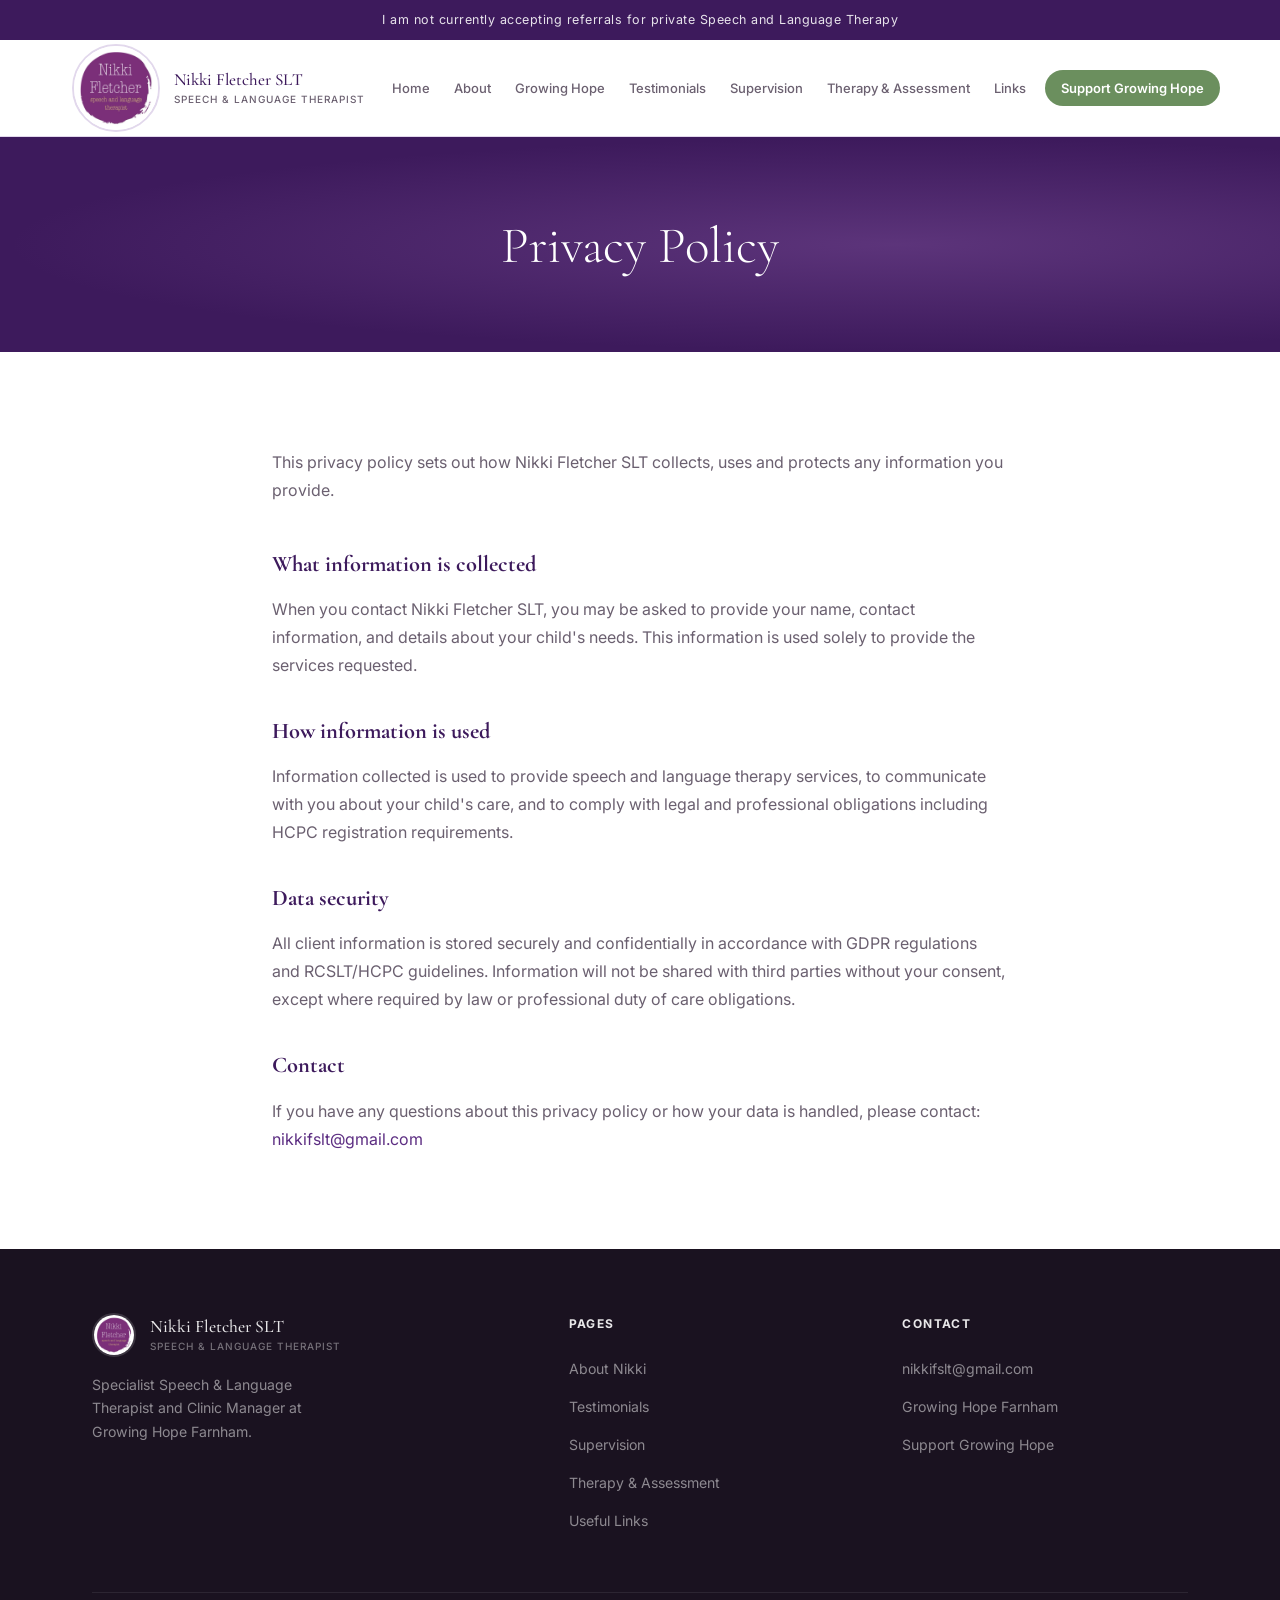
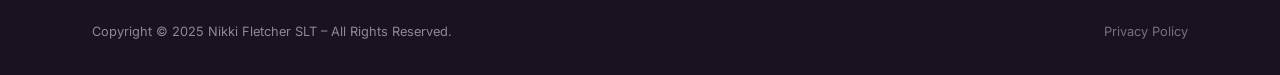
<file: privacy-policy.html>
<!DOCTYPE html>
<html lang="en">
<head>
  <meta charset="UTF-8">
  <meta name="viewport" content="width=device-width, initial-scale=1.0">
  <title>Privacy Policy – Nikki Fletcher SLT</title>
  <link rel="stylesheet" href="style.css">
</head>
<body>

  <div class="banner">I am not currently accepting referrals for private Speech and Language Therapy</div>

  <header id="header">
    <div class="header-inner">
      <a href="index.html" class="logo">
        <img src="images/logo.jpg" alt="Nikki Fletcher SLT">
        <span class="logo-text">Nikki Fletcher SLT<span class="logo-sub">Speech &amp; Language Therapist</span></span>
      </a>
      <button class="hamburger" aria-label="Open menu" onclick="this.closest('header').querySelector('nav').classList.toggle('open')">
        <span></span><span></span><span></span>
      </button>
      <nav>
        <a href="index.html">Home</a>
        <a href="about.html">About</a>
        <a href="https://growinghope.org.uk/farnham/" target="_blank">Growing Hope</a>
        <a href="testimonials.html">Testimonials</a>
        <a href="supervision.html">Supervision</a>
        <a href="therapy-assessment.html">Therapy &amp; Assessment</a>
        <a href="useful-links.html">Links</a>
        <a href="https://growinghope.org.uk/give/" target="_blank" class="nav-cta">Support Growing Hope</a>
      </nav>
    </div>
  </header>

  <div class="page-hero">
    <div class="page-hero-inner">
      <h1>Privacy Policy</h1>
    </div>
  </div>

  <section>
    <div class="container--narrow">
      <p style="color:var(--muted);margin-bottom:40px;">This privacy policy sets out how Nikki Fletcher SLT collects, uses and protects any information you provide.</p>

      <h2 style="font-family:var(--serif);font-size:1.4rem;color:var(--plum);margin-bottom:12px;">What information is collected</h2>
      <p style="color:var(--muted);margin-bottom:32px;">When you contact Nikki Fletcher SLT, you may be asked to provide your name, contact information, and details about your child's needs. This information is used solely to provide the services requested.</p>

      <h2 style="font-family:var(--serif);font-size:1.4rem;color:var(--plum);margin-bottom:12px;">How information is used</h2>
      <p style="color:var(--muted);margin-bottom:32px;">Information collected is used to provide speech and language therapy services, to communicate with you about your child's care, and to comply with legal and professional obligations including HCPC registration requirements.</p>

      <h2 style="font-family:var(--serif);font-size:1.4rem;color:var(--plum);margin-bottom:12px;">Data security</h2>
      <p style="color:var(--muted);margin-bottom:32px;">All client information is stored securely and confidentially in accordance with GDPR regulations and RCSLT/HCPC guidelines. Information will not be shared with third parties without your consent, except where required by law or professional duty of care obligations.</p>

      <h2 style="font-family:var(--serif);font-size:1.4rem;color:var(--plum);margin-bottom:12px;">Contact</h2>
      <p style="color:var(--muted);">If you have any questions about this privacy policy or how your data is handled, please contact: <a href="mailto:nikkifslt@gmail.com">nikkifslt@gmail.com</a></p>
    </div>
  </section>

  <footer>
    <div class="container">
      <div class="footer-grid">
        <div class="footer-brand">
          <a href="index.html" class="logo" style="margin-bottom:16px;">
            <img src="images/logo.jpg" alt="" style="width:44px;height:44px;">
            <span class="logo-text">Nikki Fletcher SLT<span class="logo-sub">Speech &amp; Language Therapist</span></span>
          </a>
          <p>Specialist Speech &amp; Language Therapist and Clinic Manager at Growing Hope Farnham.</p>
        </div>
        <div class="footer-col">
          <h4>Pages</h4>
          <ul>
            <li><a href="about.html">About Nikki</a></li>
            <li><a href="testimonials.html">Testimonials</a></li>
            <li><a href="supervision.html">Supervision</a></li>
            <li><a href="therapy-assessment.html">Therapy &amp; Assessment</a></li>
            <li><a href="useful-links.html">Useful Links</a></li>
          </ul>
        </div>
        <div class="footer-col">
          <h4>Contact</h4>
          <ul>
            <li><a href="mailto:nikkifslt@gmail.com">nikkifslt@gmail.com</a></li>
            <li><a href="https://growinghope.org.uk/farnham/" target="_blank">Growing Hope Farnham</a></li>
            <li><a href="https://growinghope.org.uk/give/" target="_blank">Support Growing Hope</a></li>
          </ul>
        </div>
      </div>
      <div class="footer-bottom">
        <span>Copyright &copy; 2025 Nikki Fletcher SLT – All Rights Reserved.</span>
        <a href="privacy-policy.html">Privacy Policy</a>
      </div>
    </div>
  </footer>

  <script>
    const header = document.getElementById('header');
    window.addEventListener('scroll', () => header.classList.toggle('scrolled', window.scrollY > 20));
  </script>
</body>
</html>
</file>
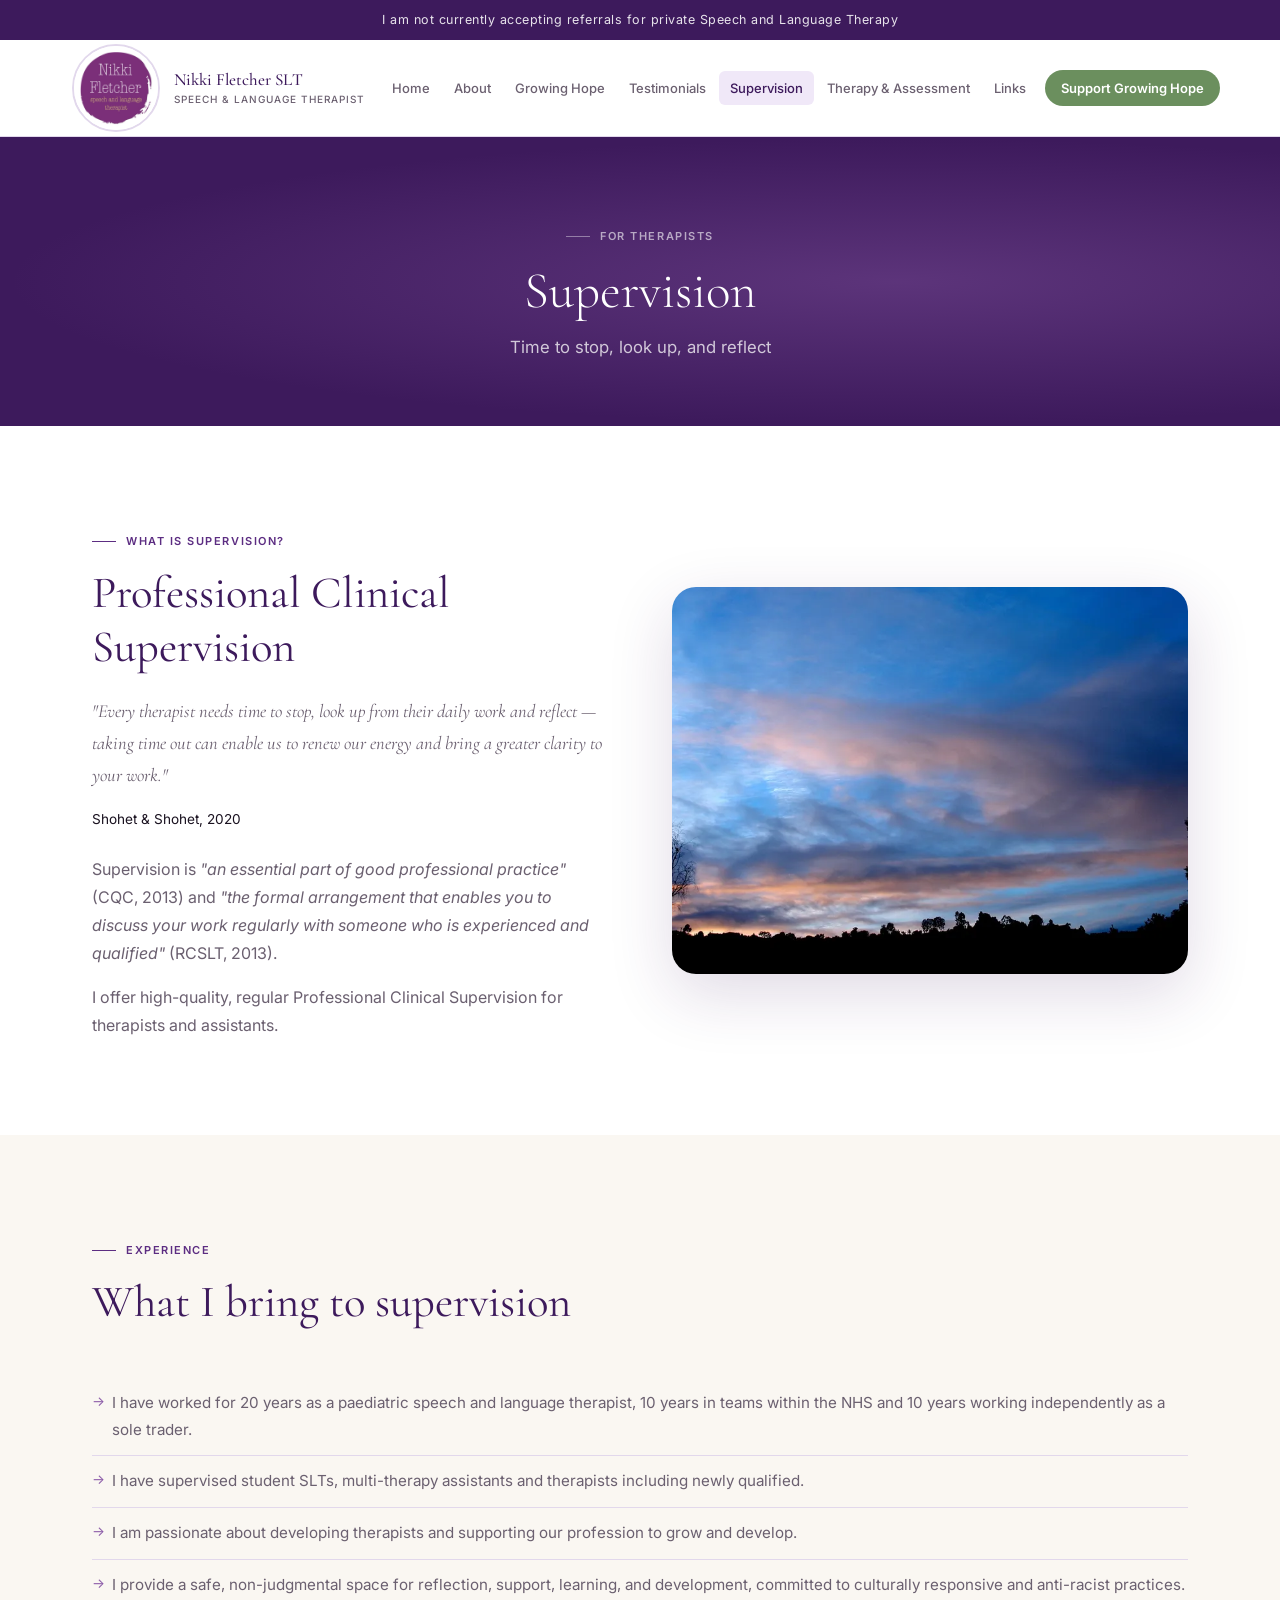
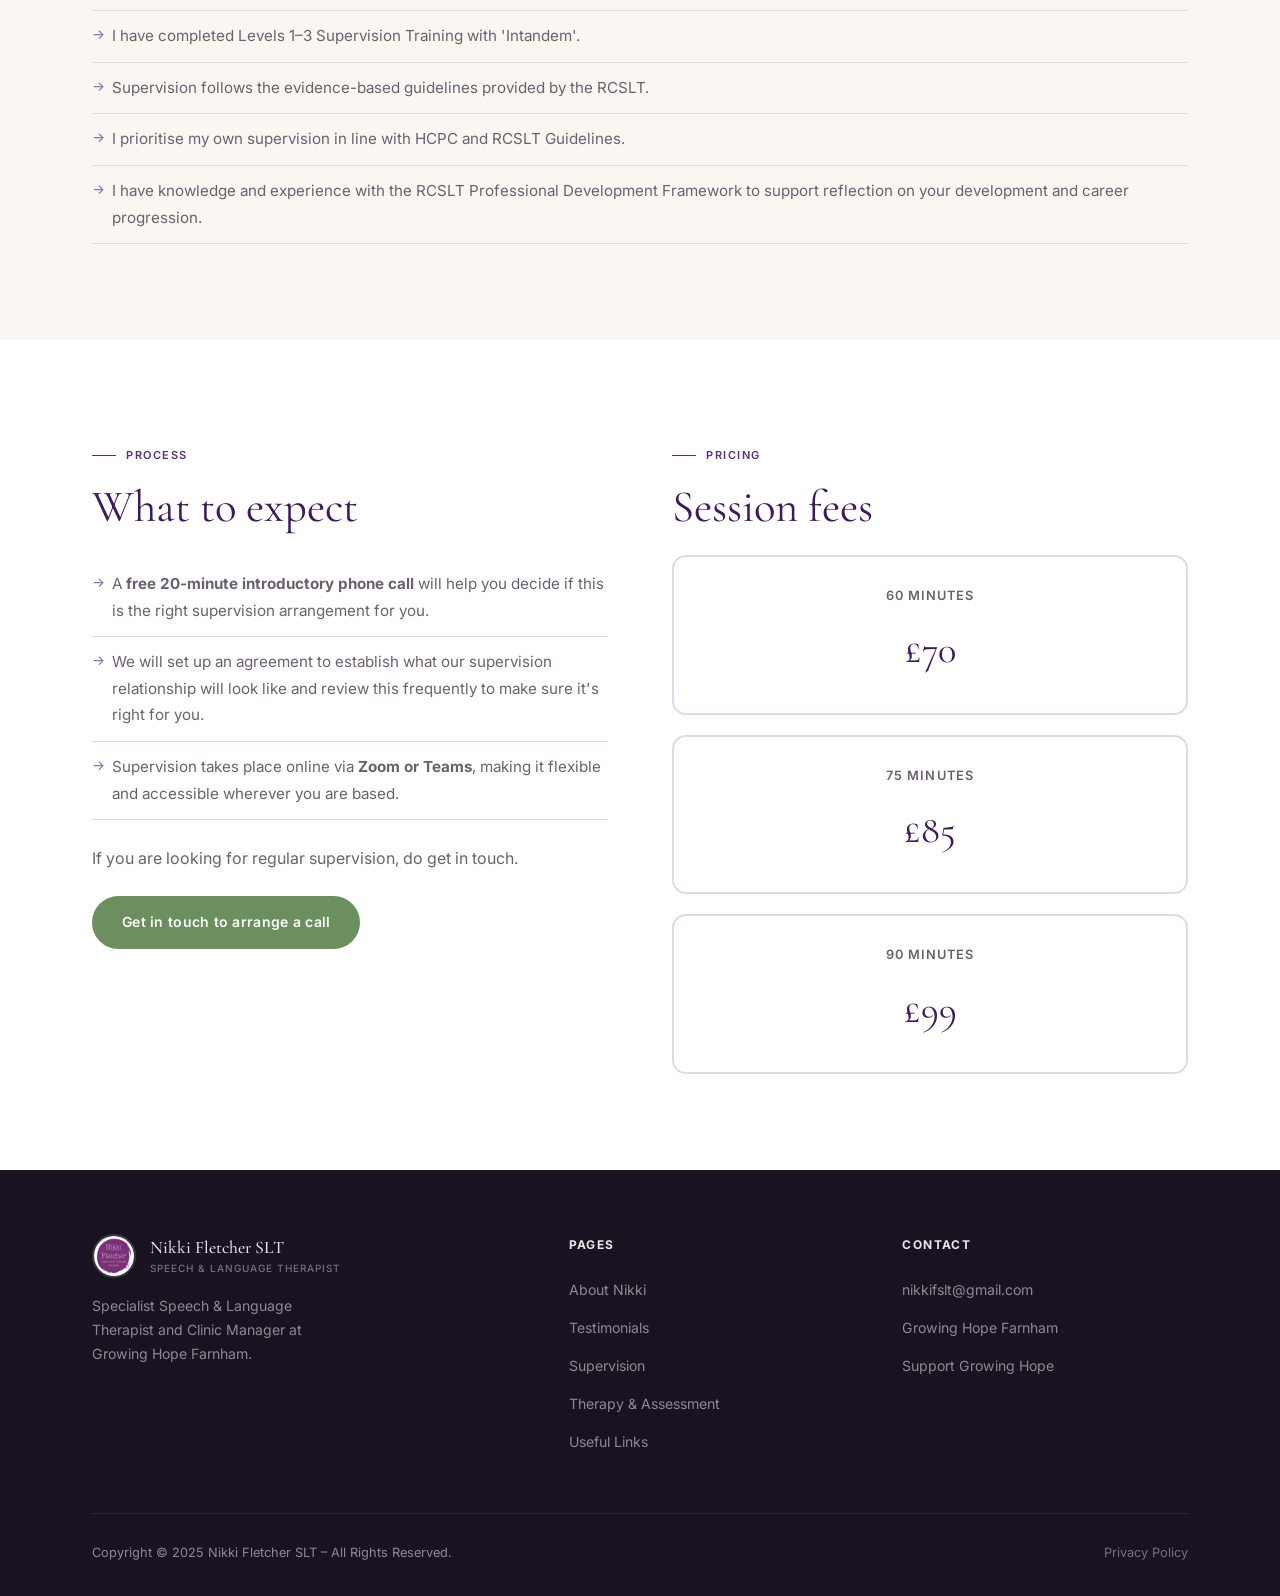
<file: supervision.html>
<!DOCTYPE html>
<html lang="en">
<head>
  <meta charset="UTF-8">
  <meta name="viewport" content="width=device-width, initial-scale=1.0">
  <title>Supervision – Nikki Fletcher SLT</title>
  <link rel="stylesheet" href="style.css">
</head>
<body>

  <div class="banner">I am not currently accepting referrals for private Speech and Language Therapy</div>

  <header id="header">
    <div class="header-inner">
      <a href="index.html" class="logo">
        <img src="images/logo.jpg" alt="Nikki Fletcher SLT">
        <span class="logo-text">Nikki Fletcher SLT<span class="logo-sub">Speech &amp; Language Therapist</span></span>
      </a>
      <button class="hamburger" aria-label="Open menu" onclick="this.closest('header').querySelector('nav').classList.toggle('open')">
        <span></span><span></span><span></span>
      </button>
      <nav>
        <a href="index.html">Home</a>
        <a href="about.html">About</a>
        <a href="https://growinghope.org.uk/farnham/" target="_blank">Growing Hope</a>
        <a href="testimonials.html">Testimonials</a>
        <a href="supervision.html" class="active">Supervision</a>
        <a href="therapy-assessment.html">Therapy &amp; Assessment</a>
        <a href="useful-links.html">Links</a>
        <a href="https://growinghope.org.uk/give/" target="_blank" class="nav-cta">Support Growing Hope</a>
      </nav>
    </div>
  </header>

  <div class="page-hero">
    <div class="page-hero-inner">
      <div class="section-label">For Therapists</div>
      <h1>Supervision</h1>
      <p>Time to stop, look up, and reflect</p>
    </div>
  </div>

  <!-- INTRO -->
  <section>
    <div class="container">
      <div class="supervision-split">
        <div class="reveal">
          <div class="section-label">What is Supervision?</div>
          <h2 class="section-title">Professional Clinical Supervision</h2>
          <p style="color:var(--muted);margin-bottom:16px;font-family:var(--serif);font-size:1.15rem;font-style:italic;">"Every therapist needs time to stop, look up from their daily work and reflect — taking time out can enable us to renew our energy and bring a greater clarity to your work."</p>
          <p style="color:var(--text-light);font-size:.85rem;margin-bottom:24px;">Shohet &amp; Shohet, 2020</p>
          <p style="color:var(--muted);margin-bottom:16px;">Supervision is <em>"an essential part of good professional practice"</em> (CQC, 2013) and <em>"the formal arrangement that enables you to discuss your work regularly with someone who is experienced and qualified"</em> (RCSLT, 2013).</p>
          <p style="color:var(--muted);">I offer high-quality, regular Professional Clinical Supervision for therapists and assistants.</p>
        </div>
        <img src="images/sv-time-to-look-up.webp" alt="Supervision" class="reveal reveal-delay-1">
      </div>
    </div>
  </section>

  <!-- WHAT I BRING -->
  <section class="bg-cream">
    <div class="container">
      <div class="reveal" style="max-width:560px;margin-bottom:48px;">
        <div class="section-label">Experience</div>
        <h2 class="section-title">What I bring to supervision</h2>
      </div>
      <ul class="brings-list reveal">
        <li>I have worked for 20 years as a paediatric speech and language therapist, 10 years in teams within the NHS and 10 years working independently as a sole trader.</li>
        <li>I have supervised student SLTs, multi-therapy assistants and therapists including newly qualified.</li>
        <li>I am passionate about developing therapists and supporting our profession to grow and develop.</li>
        <li>I provide a safe, non-judgmental space for reflection, support, learning, and development, committed to culturally responsive and anti-racist practices.</li>
        <li>I have completed Levels 1–3 Supervision Training with 'Intandem'.</li>
        <li>Supervision follows the evidence-based guidelines provided by the RCSLT.</li>
        <li>I prioritise my own supervision in line with HCPC and RCSLT Guidelines.</li>
        <li>I have knowledge and experience with the RCSLT Professional Development Framework to support reflection on your development and career progression.</li>
      </ul>
    </div>
  </section>

  <!-- WHAT TO EXPECT & PRICING -->
  <section>
    <div class="container">
      <div style="display:grid;grid-template-columns:1fr 1fr;gap:64px;align-items:start;">
        <div class="reveal">
          <div class="section-label">Process</div>
          <h2 class="section-title">What to expect</h2>
          <ul class="brings-list">
            <li>A <strong>free 20-minute introductory phone call</strong> will help you decide if this is the right supervision arrangement for you.</li>
            <li>We will set up an agreement to establish what our supervision relationship will look like and review this frequently to make sure it's right for you.</li>
            <li>Supervision takes place online via <strong>Zoom or Teams</strong>, making it flexible and accessible wherever you are based.</li>
          </ul>
          <p style="color:var(--muted);margin-top:24px;">If you are looking for regular supervision, do get in touch.</p>
          <div style="margin-top:24px;">
            <a href="mailto:nikkifslt@gmail.com" class="btn-primary">Get in touch to arrange a call</a>
          </div>
        </div>
        <div class="reveal reveal-delay-1">
          <div class="section-label">Pricing</div>
          <h2 class="section-title">Session fees</h2>
          <div class="pricing-row" style="grid-template-columns:1fr;max-width:100%;">
            <div class="price-box">
              <div class="duration">60 Minutes</div>
              <div class="amount">£70</div>
            </div>
            <div class="price-box">
              <div class="duration">75 Minutes</div>
              <div class="amount">£85</div>
            </div>
            <div class="price-box">
              <div class="duration">90 Minutes</div>
              <div class="amount">£99</div>
            </div>
          </div>
        </div>
      </div>
    </div>
  </section>

  <footer>
    <div class="container">
      <div class="footer-grid">
        <div class="footer-brand">
          <a href="index.html" class="logo" style="margin-bottom:16px;">
            <img src="images/logo.jpg" alt="" style="width:44px;height:44px;">
            <span class="logo-text">Nikki Fletcher SLT<span class="logo-sub">Speech &amp; Language Therapist</span></span>
          </a>
          <p>Specialist Speech &amp; Language Therapist and Clinic Manager at Growing Hope Farnham.</p>
        </div>
        <div class="footer-col">
          <h4>Pages</h4>
          <ul>
            <li><a href="about.html">About Nikki</a></li>
            <li><a href="testimonials.html">Testimonials</a></li>
            <li><a href="supervision.html">Supervision</a></li>
            <li><a href="therapy-assessment.html">Therapy &amp; Assessment</a></li>
            <li><a href="useful-links.html">Useful Links</a></li>
          </ul>
        </div>
        <div class="footer-col">
          <h4>Contact</h4>
          <ul>
            <li><a href="mailto:nikkifslt@gmail.com">nikkifslt@gmail.com</a></li>
            <li><a href="https://growinghope.org.uk/farnham/" target="_blank">Growing Hope Farnham</a></li>
            <li><a href="https://growinghope.org.uk/give/" target="_blank">Support Growing Hope</a></li>
          </ul>
        </div>
      </div>
      <div class="footer-bottom">
        <span>Copyright &copy; 2025 Nikki Fletcher SLT – All Rights Reserved.</span>
        <a href="privacy-policy.html">Privacy Policy</a>
      </div>
    </div>
  </footer>

  <script>
    const observer = new IntersectionObserver(entries => {
      entries.forEach(e => { if (e.isIntersecting) e.target.classList.add('visible'); });
    }, { threshold: 0.1 });
    document.querySelectorAll('.reveal').forEach(el => observer.observe(el));
    const header = document.getElementById('header');
    window.addEventListener('scroll', () => header.classList.toggle('scrolled', window.scrollY > 20));
  </script>
</body>
</html>
</file>
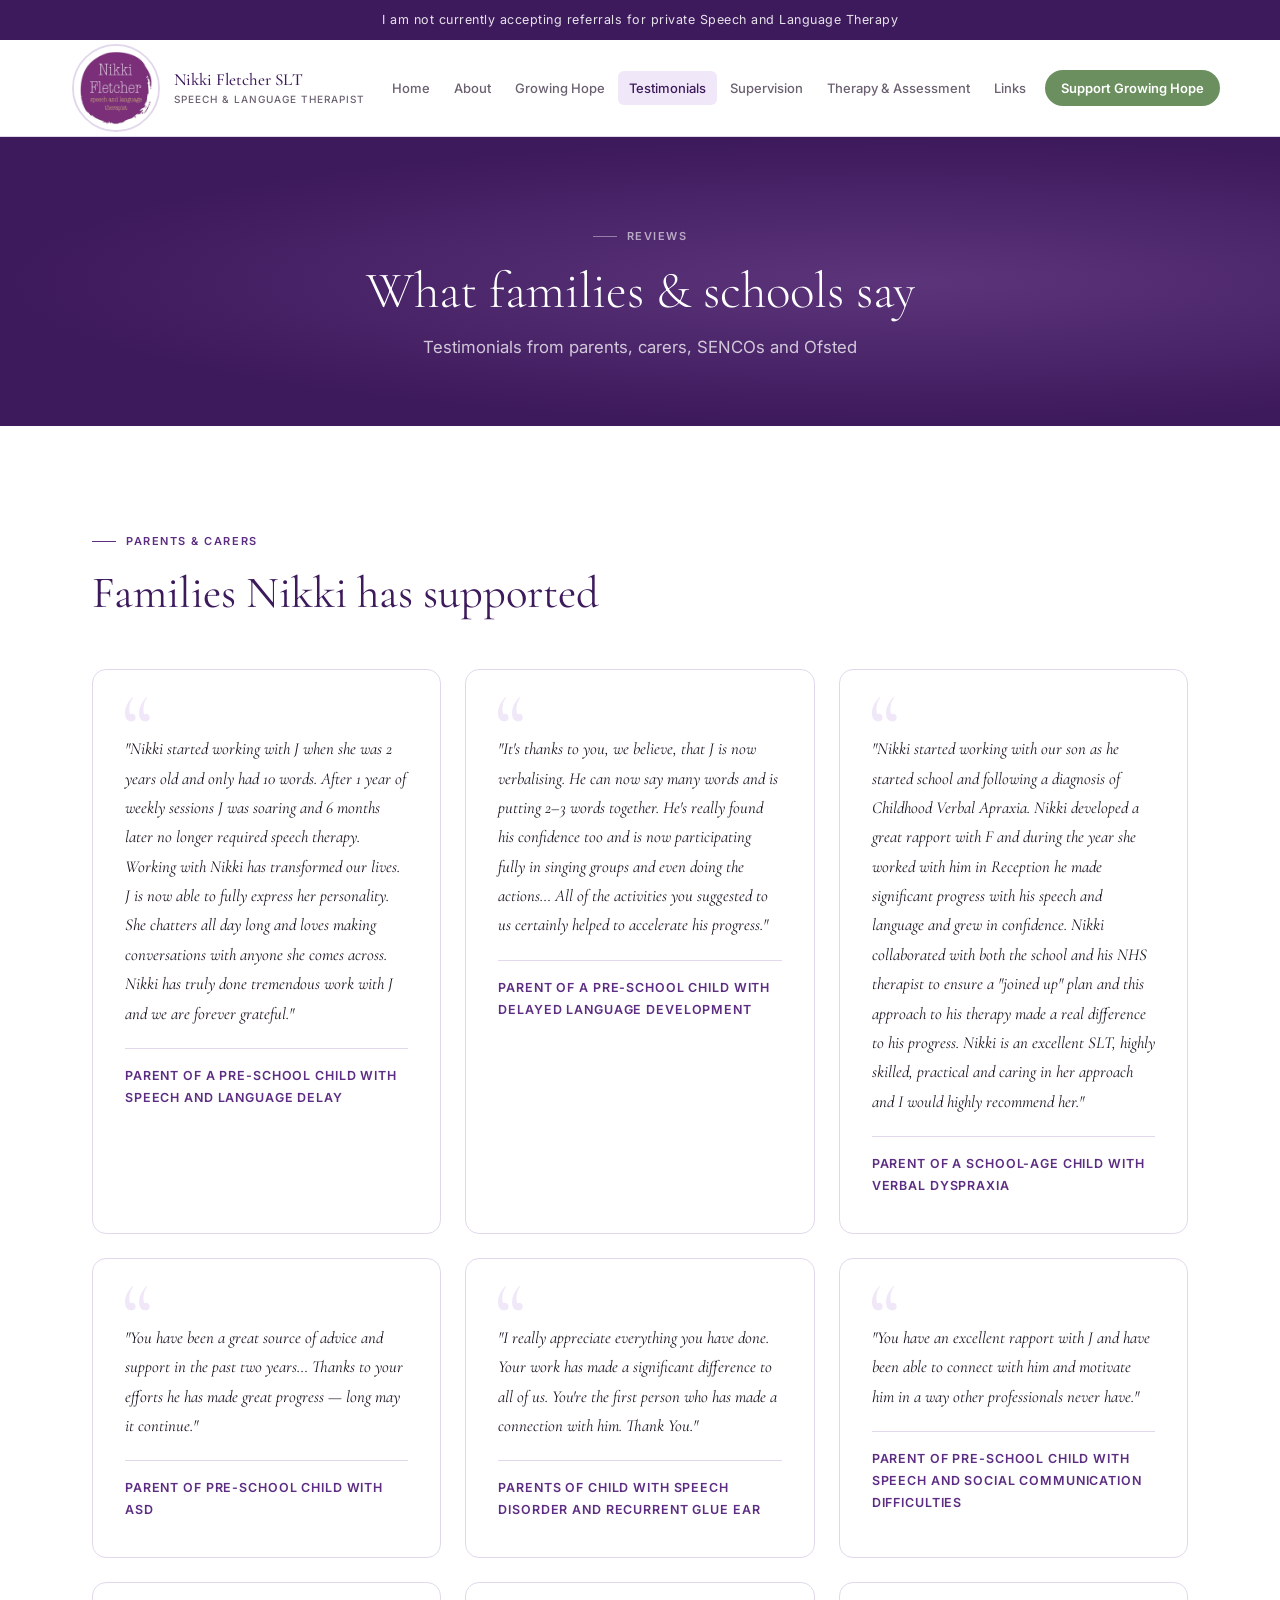
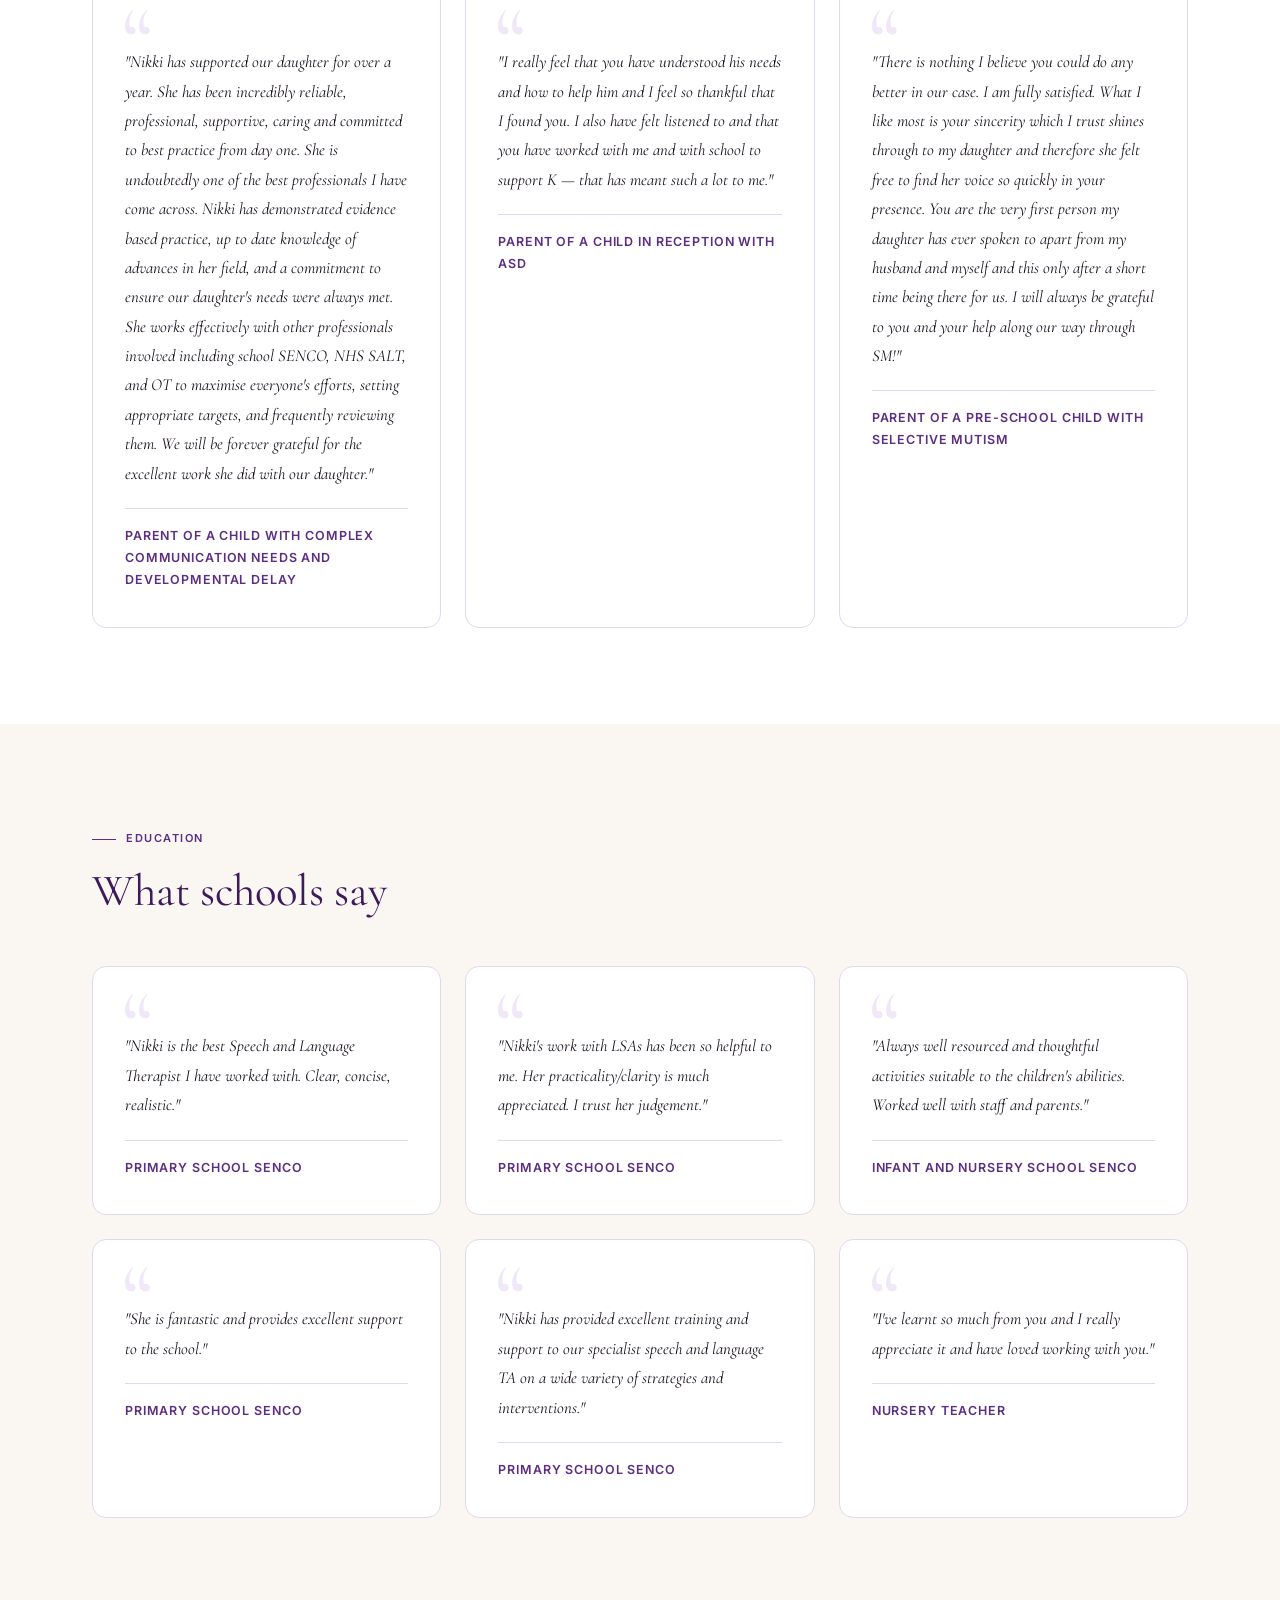
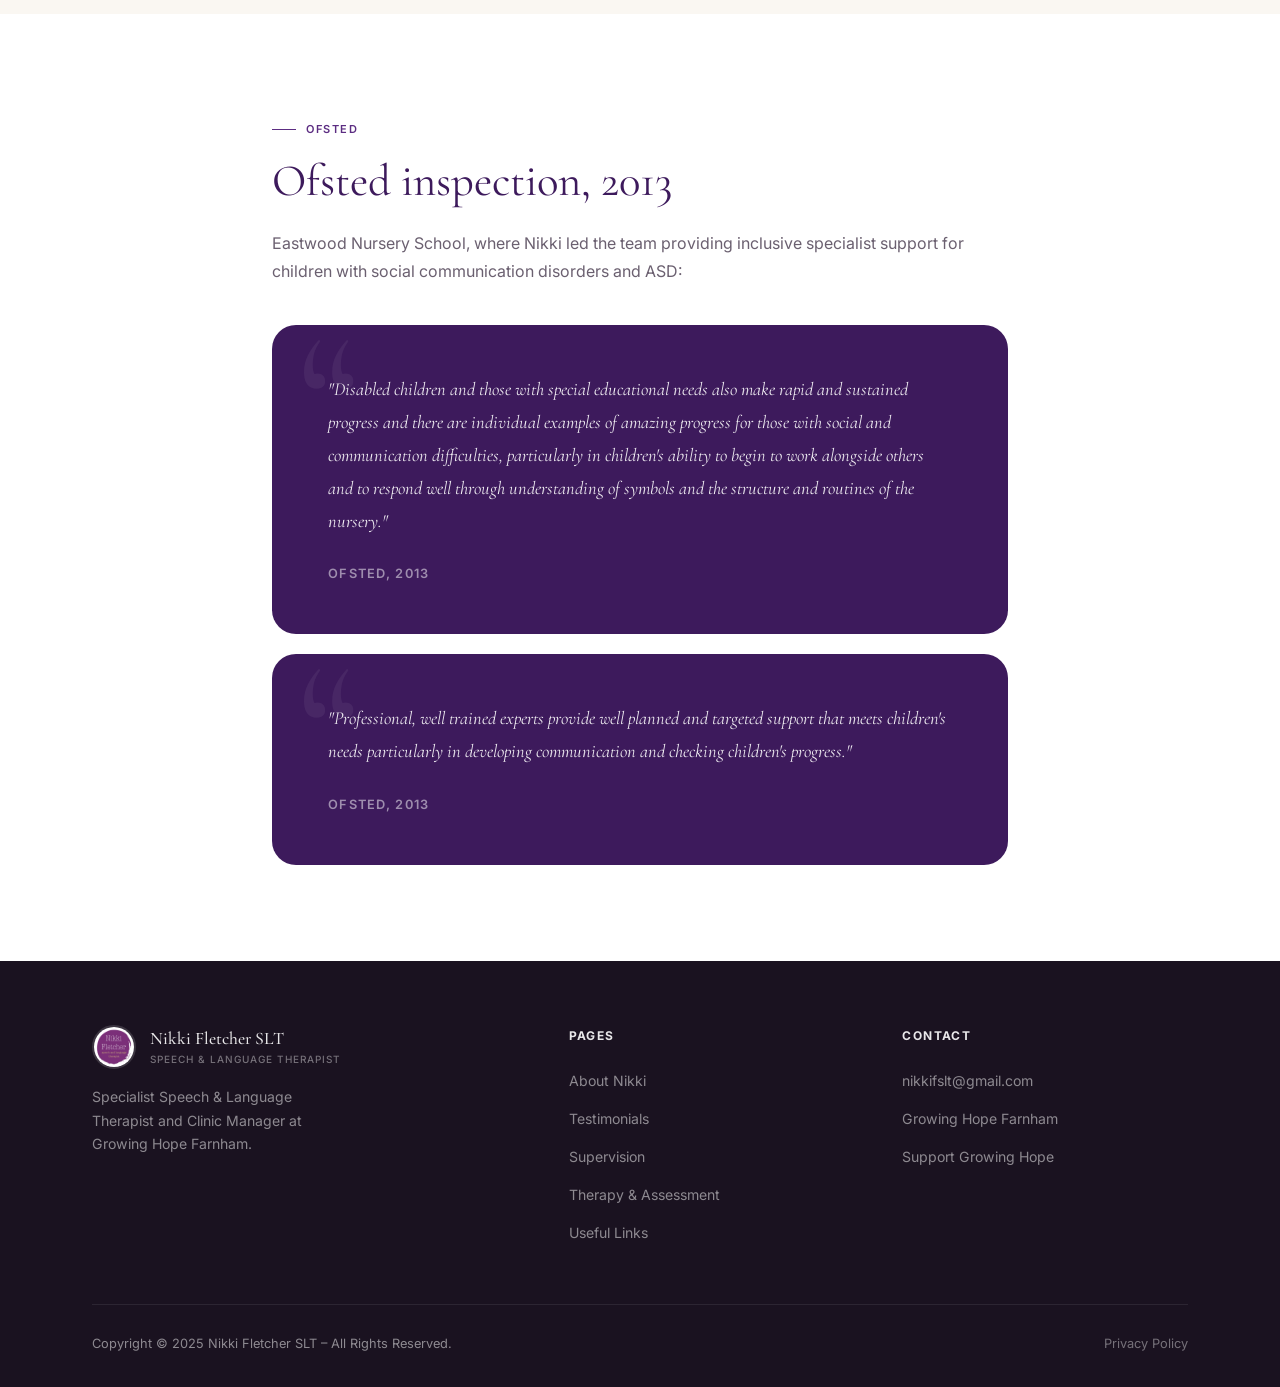
<file: testimonials.html>
<!DOCTYPE html>
<html lang="en">
<head>
  <meta charset="UTF-8">
  <meta name="viewport" content="width=device-width, initial-scale=1.0">
  <title>Testimonials – Nikki Fletcher SLT</title>
  <link rel="stylesheet" href="style.css">
</head>
<body>

  <div class="banner">I am not currently accepting referrals for private Speech and Language Therapy</div>

  <header id="header">
    <div class="header-inner">
      <a href="index.html" class="logo">
        <img src="images/logo.jpg" alt="Nikki Fletcher SLT">
        <span class="logo-text">Nikki Fletcher SLT<span class="logo-sub">Speech &amp; Language Therapist</span></span>
      </a>
      <button class="hamburger" aria-label="Open menu" onclick="this.closest('header').querySelector('nav').classList.toggle('open')">
        <span></span><span></span><span></span>
      </button>
      <nav>
        <a href="index.html">Home</a>
        <a href="about.html">About</a>
        <a href="https://growinghope.org.uk/farnham/" target="_blank">Growing Hope</a>
        <a href="testimonials.html" class="active">Testimonials</a>
        <a href="supervision.html">Supervision</a>
        <a href="therapy-assessment.html">Therapy &amp; Assessment</a>
        <a href="useful-links.html">Links</a>
        <a href="https://growinghope.org.uk/give/" target="_blank" class="nav-cta">Support Growing Hope</a>
      </nav>
    </div>
  </header>

  <div class="page-hero">
    <div class="page-hero-inner">
      <div class="section-label">Reviews</div>
      <h1>What families &amp; schools say</h1>
      <p>Testimonials from parents, carers, SENCOs and Ofsted</p>
    </div>
  </div>

  <!-- PARENTS -->
  <section>
    <div class="container">
      <div class="reveal" style="margin-bottom:48px;">
        <div class="section-label">Parents &amp; Carers</div>
        <h2 class="section-title">Families Nikki has supported</h2>
      </div>
      <div class="testimonials-full">
        <div class="testimonial-full reveal">
          <blockquote>"Nikki started working with J when she was 2 years old and only had 10 words. After 1 year of weekly sessions J was soaring and 6 months later no longer required speech therapy. Working with Nikki has transformed our lives. J is now able to fully express her personality. She chatters all day long and loves making conversations with anyone she comes across. Nikki has truly done tremendous work with J and we are forever grateful."</blockquote>
          <cite>Parent of a pre-school child with Speech and Language Delay</cite>
        </div>
        <div class="testimonial-full reveal reveal-delay-1">
          <blockquote>"It's thanks to you, we believe, that J is now verbalising. He can now say many words and is putting 2–3 words together. He's really found his confidence too and is now participating fully in singing groups and even doing the actions… All of the activities you suggested to us certainly helped to accelerate his progress."</blockquote>
          <cite>Parent of a pre-school child with delayed language development</cite>
        </div>
        <div class="testimonial-full reveal">
          <blockquote>"Nikki started working with our son as he started school and following a diagnosis of Childhood Verbal Apraxia. Nikki developed a great rapport with F and during the year she worked with him in Reception he made significant progress with his speech and language and grew in confidence. Nikki collaborated with both the school and his NHS therapist to ensure a "joined up" plan and this approach to his therapy made a real difference to his progress. Nikki is an excellent SLT, highly skilled, practical and caring in her approach and I would highly recommend her."</blockquote>
          <cite>Parent of a school-age child with Verbal Dyspraxia</cite>
        </div>
        <div class="testimonial-full reveal reveal-delay-1">
          <blockquote>"You have been a great source of advice and support in the past two years… Thanks to your efforts he has made great progress — long may it continue."</blockquote>
          <cite>Parent of pre-school child with ASD</cite>
        </div>
        <div class="testimonial-full reveal">
          <blockquote>"I really appreciate everything you have done. Your work has made a significant difference to all of us. You're the first person who has made a connection with him. Thank You."</blockquote>
          <cite>Parents of child with speech disorder and recurrent glue ear</cite>
        </div>
        <div class="testimonial-full reveal reveal-delay-1">
          <blockquote>"You have an excellent rapport with J and have been able to connect with him and motivate him in a way other professionals never have."</blockquote>
          <cite>Parent of pre-school child with speech and social communication difficulties</cite>
        </div>
        <div class="testimonial-full reveal">
          <blockquote>"Nikki has supported our daughter for over a year. She has been incredibly reliable, professional, supportive, caring and committed to best practice from day one. She is undoubtedly one of the best professionals I have come across. Nikki has demonstrated evidence based practice, up to date knowledge of advances in her field, and a commitment to ensure our daughter's needs were always met. She works effectively with other professionals involved including school SENCO, NHS SALT, and OT to maximise everyone's efforts, setting appropriate targets, and frequently reviewing them. We will be forever grateful for the excellent work she did with our daughter."</blockquote>
          <cite>Parent of a child with complex communication needs and developmental delay</cite>
        </div>
        <div class="testimonial-full reveal reveal-delay-1">
          <blockquote>"I really feel that you have understood his needs and how to help him and I feel so thankful that I found you. I also have felt listened to and that you have worked with me and with school to support K — that has meant such a lot to me."</blockquote>
          <cite>Parent of a child in Reception with ASD</cite>
        </div>
        <div class="testimonial-full reveal">
          <blockquote>"There is nothing I believe you could do any better in our case. I am fully satisfied. What I like most is your sincerity which I trust shines through to my daughter and therefore she felt free to find her voice so quickly in your presence. You are the very first person my daughter has ever spoken to apart from my husband and myself and this only after a short time being there for us. I will always be grateful to you and your help along our way through SM!"</blockquote>
          <cite>Parent of a pre-school child with Selective Mutism</cite>
        </div>
      </div>
    </div>
  </section>

  <!-- SCHOOLS -->
  <section class="bg-cream">
    <div class="container">
      <div class="reveal" style="margin-bottom:48px;">
        <div class="section-label">Education</div>
        <h2 class="section-title">What schools say</h2>
      </div>
      <div class="testimonials-full">
        <div class="testimonial-full reveal">
          <blockquote>"Nikki is the best Speech and Language Therapist I have worked with. Clear, concise, realistic."</blockquote>
          <cite>Primary School SENCO</cite>
        </div>
        <div class="testimonial-full reveal reveal-delay-1">
          <blockquote>"Nikki's work with LSAs has been so helpful to me. Her practicality/clarity is much appreciated. I trust her judgement."</blockquote>
          <cite>Primary School SENCO</cite>
        </div>
        <div class="testimonial-full reveal">
          <blockquote>"Always well resourced and thoughtful activities suitable to the children's abilities. Worked well with staff and parents."</blockquote>
          <cite>Infant and Nursery School SENCO</cite>
        </div>
        <div class="testimonial-full reveal reveal-delay-1">
          <blockquote>"She is fantastic and provides excellent support to the school."</blockquote>
          <cite>Primary School SENCO</cite>
        </div>
        <div class="testimonial-full reveal">
          <blockquote>"Nikki has provided excellent training and support to our specialist speech and language TA on a wide variety of strategies and interventions."</blockquote>
          <cite>Primary School SENCO</cite>
        </div>
        <div class="testimonial-full reveal reveal-delay-1">
          <blockquote>"I've learnt so much from you and I really appreciate it and have loved working with you."</blockquote>
          <cite>Nursery Teacher</cite>
        </div>
      </div>
    </div>
  </section>

  <!-- OFSTED -->
  <section>
    <div class="container container--narrow">
      <div class="reveal" style="margin-bottom:40px;">
        <div class="section-label">Ofsted</div>
        <h2 class="section-title">Ofsted inspection, 2013</h2>
        <p style="color:var(--muted);">Eastwood Nursery School, where Nikki led the team providing inclusive specialist support for children with social communication disorders and ASD:</p>
      </div>
      <div class="ofsted-quote reveal">
        <blockquote>"Disabled children and those with special educational needs also make rapid and sustained progress and there are individual examples of amazing progress for those with social and communication difficulties, particularly in children's ability to begin to work alongside others and to respond well through understanding of symbols and the structure and routines of the nursery."</blockquote>
        <cite>Ofsted, 2013</cite>
      </div>
      <div class="ofsted-quote reveal" style="margin-top:20px;">
        <blockquote>"Professional, well trained experts provide well planned and targeted support that meets children's needs particularly in developing communication and checking children's progress."</blockquote>
        <cite>Ofsted, 2013</cite>
      </div>
    </div>
  </section>

  <footer>
    <div class="container">
      <div class="footer-grid">
        <div class="footer-brand">
          <a href="index.html" class="logo" style="margin-bottom:16px;">
            <img src="images/logo.jpg" alt="" style="width:44px;height:44px;">
            <span class="logo-text">Nikki Fletcher SLT<span class="logo-sub">Speech &amp; Language Therapist</span></span>
          </a>
          <p>Specialist Speech &amp; Language Therapist and Clinic Manager at Growing Hope Farnham.</p>
        </div>
        <div class="footer-col">
          <h4>Pages</h4>
          <ul>
            <li><a href="about.html">About Nikki</a></li>
            <li><a href="testimonials.html">Testimonials</a></li>
            <li><a href="supervision.html">Supervision</a></li>
            <li><a href="therapy-assessment.html">Therapy &amp; Assessment</a></li>
            <li><a href="useful-links.html">Useful Links</a></li>
          </ul>
        </div>
        <div class="footer-col">
          <h4>Contact</h4>
          <ul>
            <li><a href="mailto:nikkifslt@gmail.com">nikkifslt@gmail.com</a></li>
            <li><a href="https://growinghope.org.uk/farnham/" target="_blank">Growing Hope Farnham</a></li>
            <li><a href="https://growinghope.org.uk/give/" target="_blank">Support Growing Hope</a></li>
          </ul>
        </div>
      </div>
      <div class="footer-bottom">
        <span>Copyright &copy; 2025 Nikki Fletcher SLT – All Rights Reserved.</span>
        <a href="privacy-policy.html">Privacy Policy</a>
      </div>
    </div>
  </footer>

  <script>
    const observer = new IntersectionObserver(entries => {
      entries.forEach(e => { if (e.isIntersecting) e.target.classList.add('visible'); });
    }, { threshold: 0.1 });
    document.querySelectorAll('.reveal').forEach(el => observer.observe(el));
    const header = document.getElementById('header');
    window.addEventListener('scroll', () => header.classList.toggle('scrolled', window.scrollY > 20));
  </script>
</body>
</html>
</file>
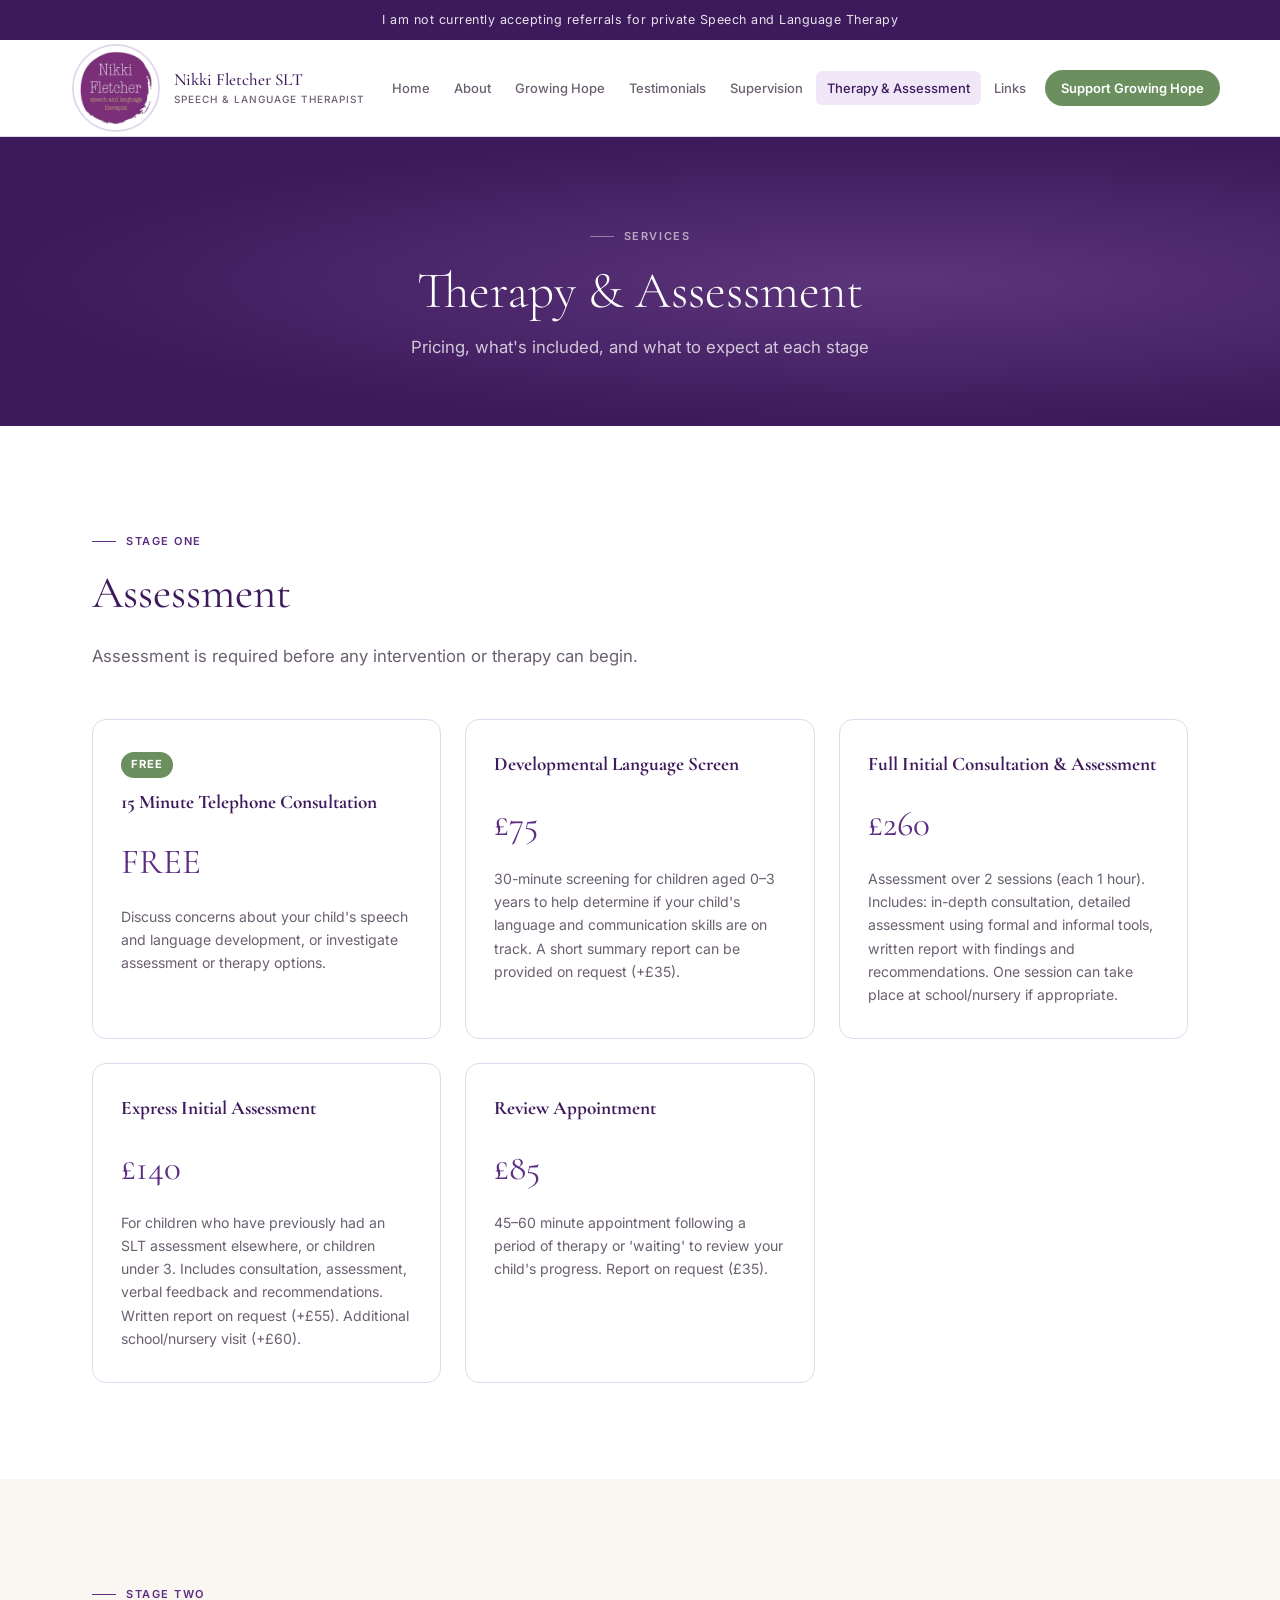
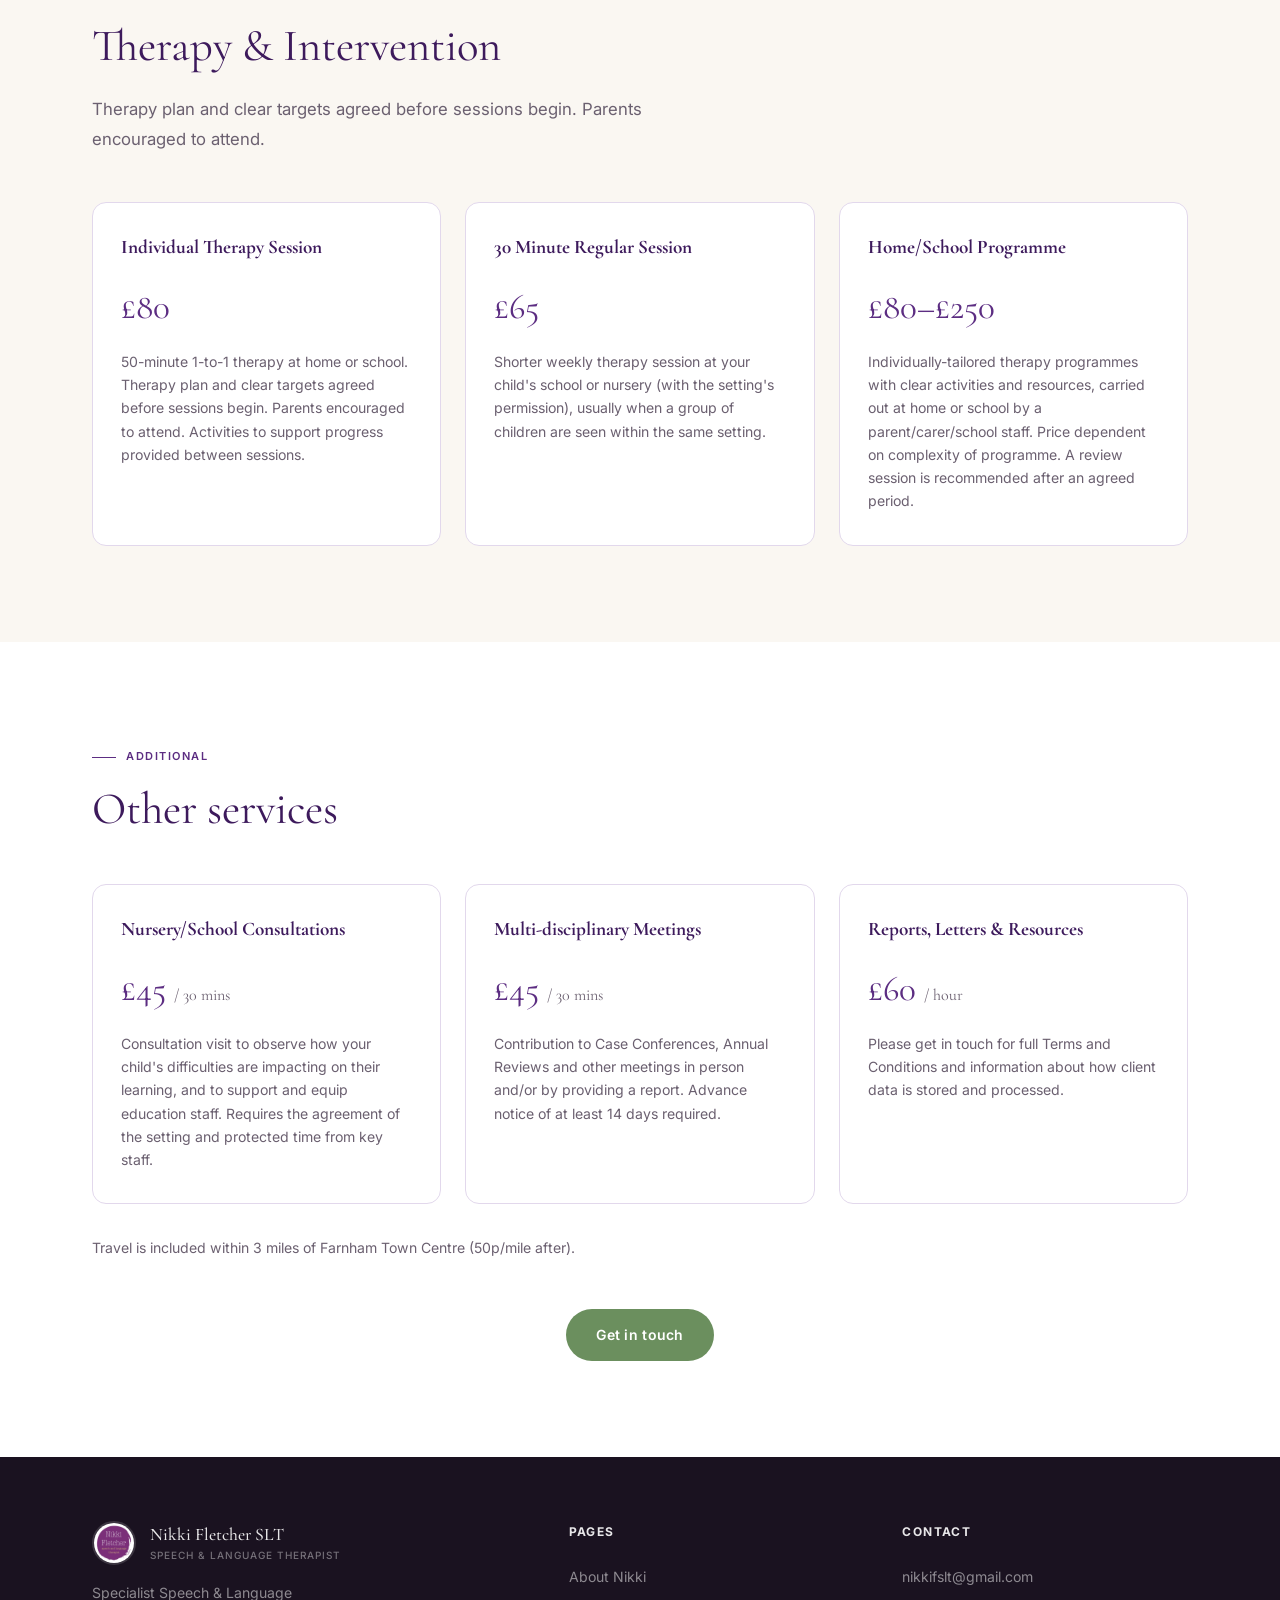
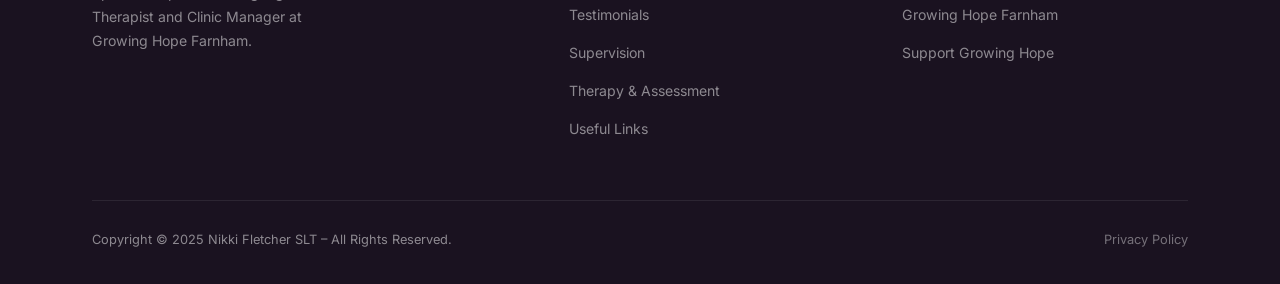
<file: therapy-assessment.html>
<!DOCTYPE html>
<html lang="en">
<head>
  <meta charset="UTF-8">
  <meta name="viewport" content="width=device-width, initial-scale=1.0">
  <title>Therapy & Assessment – Nikki Fletcher SLT</title>
  <link rel="stylesheet" href="style.css">
</head>
<body>

  <div class="banner">I am not currently accepting referrals for private Speech and Language Therapy</div>

  <header id="header">
    <div class="header-inner">
      <a href="index.html" class="logo">
        <img src="images/logo.jpg" alt="Nikki Fletcher SLT">
        <span class="logo-text">Nikki Fletcher SLT<span class="logo-sub">Speech &amp; Language Therapist</span></span>
      </a>
      <button class="hamburger" aria-label="Open menu" onclick="this.closest('header').querySelector('nav').classList.toggle('open')">
        <span></span><span></span><span></span>
      </button>
      <nav>
        <a href="index.html">Home</a>
        <a href="about.html">About</a>
        <a href="https://growinghope.org.uk/farnham/" target="_blank">Growing Hope</a>
        <a href="testimonials.html">Testimonials</a>
        <a href="supervision.html">Supervision</a>
        <a href="therapy-assessment.html" class="active">Therapy &amp; Assessment</a>
        <a href="useful-links.html">Links</a>
        <a href="https://growinghope.org.uk/give/" target="_blank" class="nav-cta">Support Growing Hope</a>
      </nav>
    </div>
  </header>

  <div class="page-hero">
    <div class="page-hero-inner">
      <div class="section-label">Services</div>
      <h1>Therapy &amp; Assessment</h1>
      <p>Pricing, what's included, and what to expect at each stage</p>
    </div>
  </div>

  <!-- ASSESSMENT -->
  <section>
    <div class="container">
      <div class="reveal" style="max-width:580px;margin-bottom:48px;">
        <div class="section-label">Stage One</div>
        <h2 class="section-title">Assessment</h2>
        <p class="section-body">Assessment is required before any intervention or therapy can begin.</p>
      </div>
      <div class="pricing-grid">
        <div class="price-card reveal">
          <span class="tag">Free</span>
          <h3>15 Minute Telephone Consultation</h3>
          <div class="price">FREE</div>
          <p>Discuss concerns about your child's speech and language development, or investigate assessment or therapy options.</p>
        </div>
        <div class="price-card reveal reveal-delay-1">
          <h3>Developmental Language Screen</h3>
          <div class="price">£75</div>
          <p>30-minute screening for children aged 0–3 years to help determine if your child's language and communication skills are on track. A short summary report can be provided on request <span>(+£35)</span>.</p>
        </div>
        <div class="price-card reveal reveal-delay-2">
          <h3>Full Initial Consultation &amp; Assessment</h3>
          <div class="price">£260</div>
          <p>Assessment over 2 sessions (each 1 hour). Includes: in-depth consultation, detailed assessment using formal and informal tools, written report with findings and recommendations. One session can take place at school/nursery if appropriate.</p>
        </div>
        <div class="price-card reveal">
          <h3>Express Initial Assessment</h3>
          <div class="price">£140</div>
          <p>For children who have previously had an SLT assessment elsewhere, or children under 3. Includes consultation, assessment, verbal feedback and recommendations. Written report on request <span>(+£55)</span>. Additional school/nursery visit <span>(+£60)</span>.</p>
        </div>
        <div class="price-card reveal reveal-delay-1">
          <h3>Review Appointment</h3>
          <div class="price">£85</div>
          <p>45–60 minute appointment following a period of therapy or 'waiting' to review your child's progress. Report on request <span>(£35)</span>.</p>
        </div>
      </div>
    </div>
  </section>

  <!-- THERAPY -->
  <section class="bg-cream">
    <div class="container">
      <div class="reveal" style="max-width:580px;margin-bottom:48px;">
        <div class="section-label">Stage Two</div>
        <h2 class="section-title">Therapy &amp; Intervention</h2>
        <p class="section-body">Therapy plan and clear targets agreed before sessions begin. Parents encouraged to attend.</p>
      </div>
      <div class="pricing-grid">
        <div class="price-card reveal">
          <h3>Individual Therapy Session</h3>
          <div class="price">£80</div>
          <p>50-minute 1-to-1 therapy at home or school. Therapy plan and clear targets agreed before sessions begin. Parents encouraged to attend. Activities to support progress provided between sessions.</p>
        </div>
        <div class="price-card reveal reveal-delay-1">
          <h3>30 Minute Regular Session</h3>
          <div class="price">£65</div>
          <p>Shorter weekly therapy session at your child's school or nursery (with the setting's permission), usually when a group of children are seen within the same setting.</p>
        </div>
        <div class="price-card reveal reveal-delay-2">
          <h3>Home/School Programme</h3>
          <div class="price">£80–£250</div>
          <p>Individually-tailored therapy programmes with clear activities and resources, carried out at home or school by a parent/carer/school staff. Price dependent on complexity of programme. A review session is recommended after an agreed period.</p>
        </div>
      </div>
    </div>
  </section>

  <!-- OTHER SERVICES -->
  <section>
    <div class="container">
      <div class="reveal" style="max-width:580px;margin-bottom:48px;">
        <div class="section-label">Additional</div>
        <h2 class="section-title">Other services</h2>
      </div>
      <div class="pricing-grid">
        <div class="price-card reveal">
          <h3>Nursery/School Consultations</h3>
          <div class="price">£45 <span>/ 30 mins</span></div>
          <p>Consultation visit to observe how your child's difficulties are impacting on their learning, and to support and equip education staff. Requires the agreement of the setting and protected time from key staff.</p>
        </div>
        <div class="price-card reveal reveal-delay-1">
          <h3>Multi-disciplinary Meetings</h3>
          <div class="price">£45 <span>/ 30 mins</span></div>
          <p>Contribution to Case Conferences, Annual Reviews and other meetings in person and/or by providing a report. Advance notice of at least 14 days required.</p>
        </div>
        <div class="price-card reveal reveal-delay-2">
          <h3>Reports, Letters &amp; Resources</h3>
          <div class="price">£60 <span>/ hour</span></div>
          <p>Please get in touch for full Terms and Conditions and information about how client data is stored and processed.</p>
        </div>
      </div>
      <p style="margin-top:32px;color:var(--muted);font-size:.88rem;" class="reveal">Travel is included within 3 miles of Farnham Town Centre (50p/mile after).</p>
      <div style="margin-top:48px;text-align:center;" class="reveal">
        <a href="mailto:nikkifslt@gmail.com" class="btn-primary">Get in touch</a>
      </div>
    </div>
  </section>

  <footer>
    <div class="container">
      <div class="footer-grid">
        <div class="footer-brand">
          <a href="index.html" class="logo" style="margin-bottom:16px;">
            <img src="images/logo.jpg" alt="" style="width:44px;height:44px;">
            <span class="logo-text">Nikki Fletcher SLT<span class="logo-sub">Speech &amp; Language Therapist</span></span>
          </a>
          <p>Specialist Speech &amp; Language Therapist and Clinic Manager at Growing Hope Farnham.</p>
        </div>
        <div class="footer-col">
          <h4>Pages</h4>
          <ul>
            <li><a href="about.html">About Nikki</a></li>
            <li><a href="testimonials.html">Testimonials</a></li>
            <li><a href="supervision.html">Supervision</a></li>
            <li><a href="therapy-assessment.html">Therapy &amp; Assessment</a></li>
            <li><a href="useful-links.html">Useful Links</a></li>
          </ul>
        </div>
        <div class="footer-col">
          <h4>Contact</h4>
          <ul>
            <li><a href="mailto:nikkifslt@gmail.com">nikkifslt@gmail.com</a></li>
            <li><a href="https://growinghope.org.uk/farnham/" target="_blank">Growing Hope Farnham</a></li>
            <li><a href="https://growinghope.org.uk/give/" target="_blank">Support Growing Hope</a></li>
          </ul>
        </div>
      </div>
      <div class="footer-bottom">
        <span>Copyright &copy; 2025 Nikki Fletcher SLT – All Rights Reserved.</span>
        <a href="privacy-policy.html">Privacy Policy</a>
      </div>
    </div>
  </footer>

  <script>
    const observer = new IntersectionObserver(entries => {
      entries.forEach(e => { if (e.isIntersecting) e.target.classList.add('visible'); });
    }, { threshold: 0.1 });
    document.querySelectorAll('.reveal').forEach(el => observer.observe(el));
    const header = document.getElementById('header');
    window.addEventListener('scroll', () => header.classList.toggle('scrolled', window.scrollY > 20));
  </script>
</body>
</html>
</file>
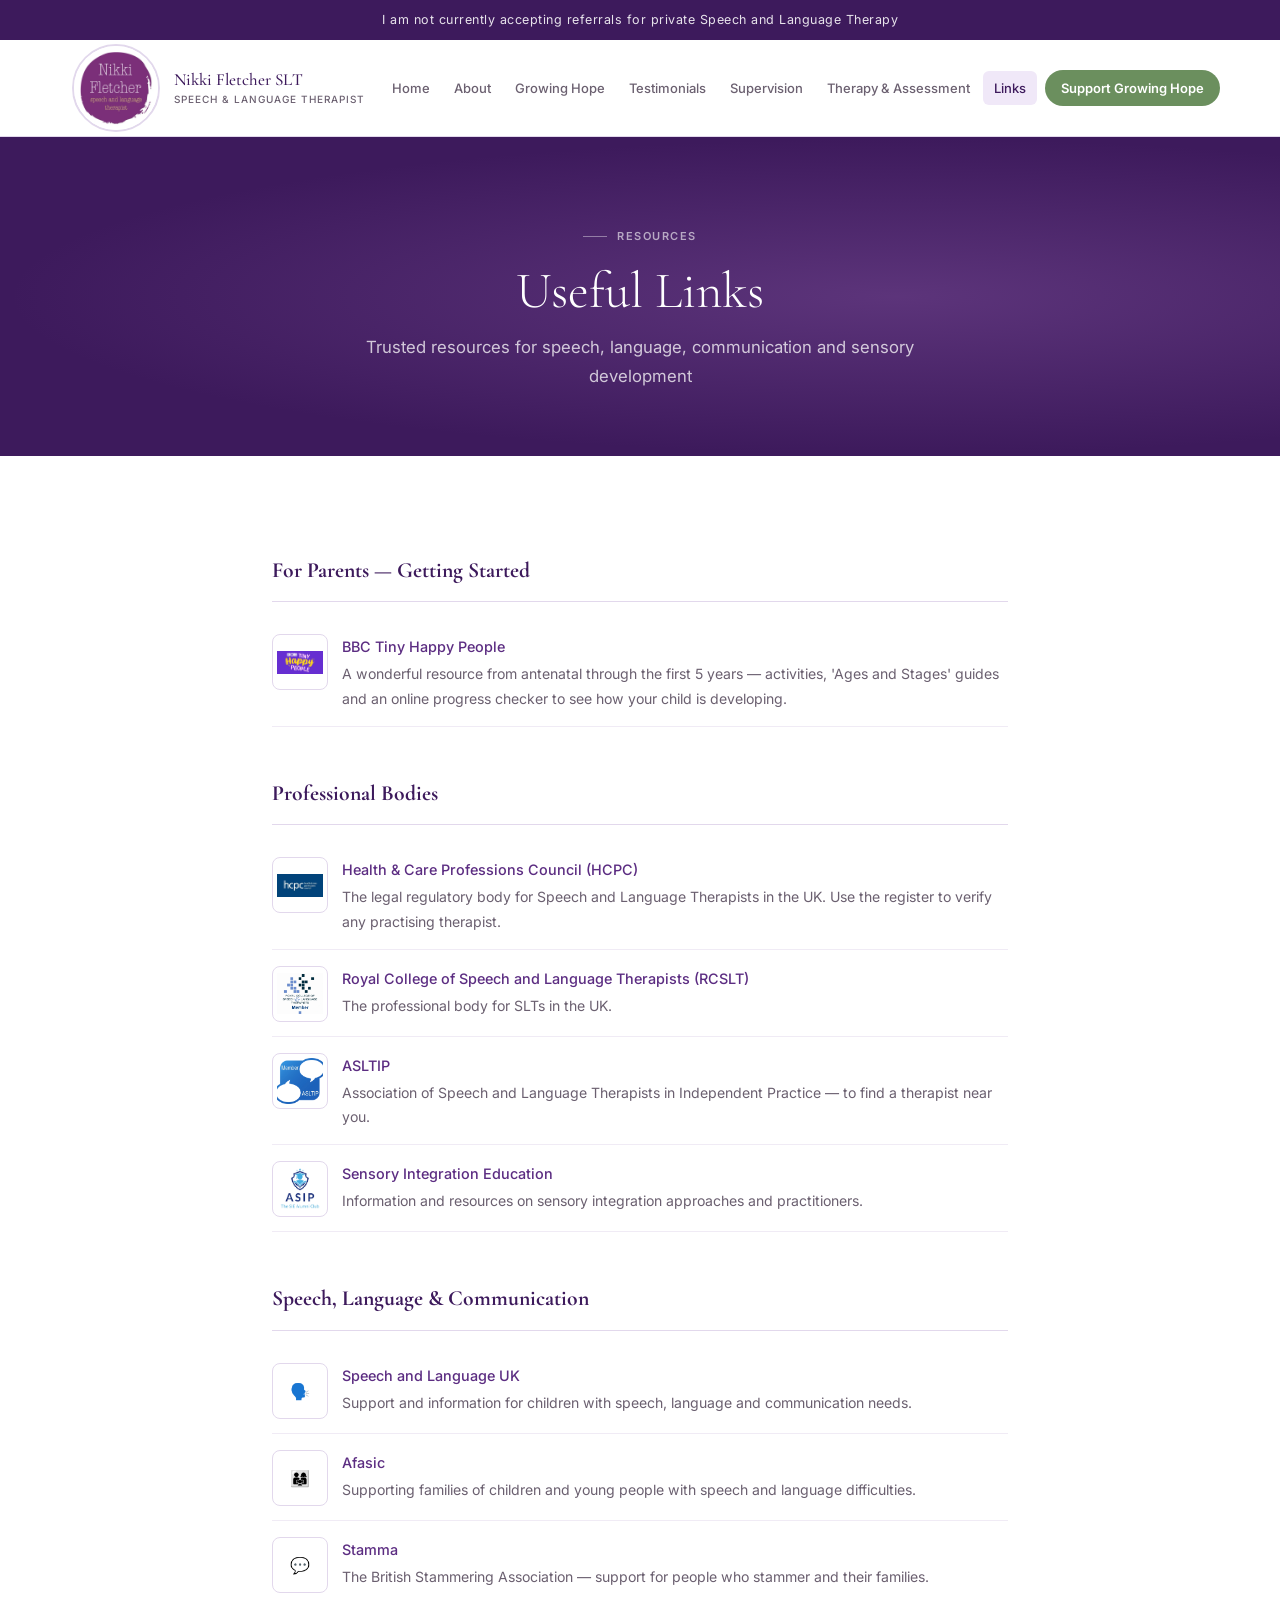
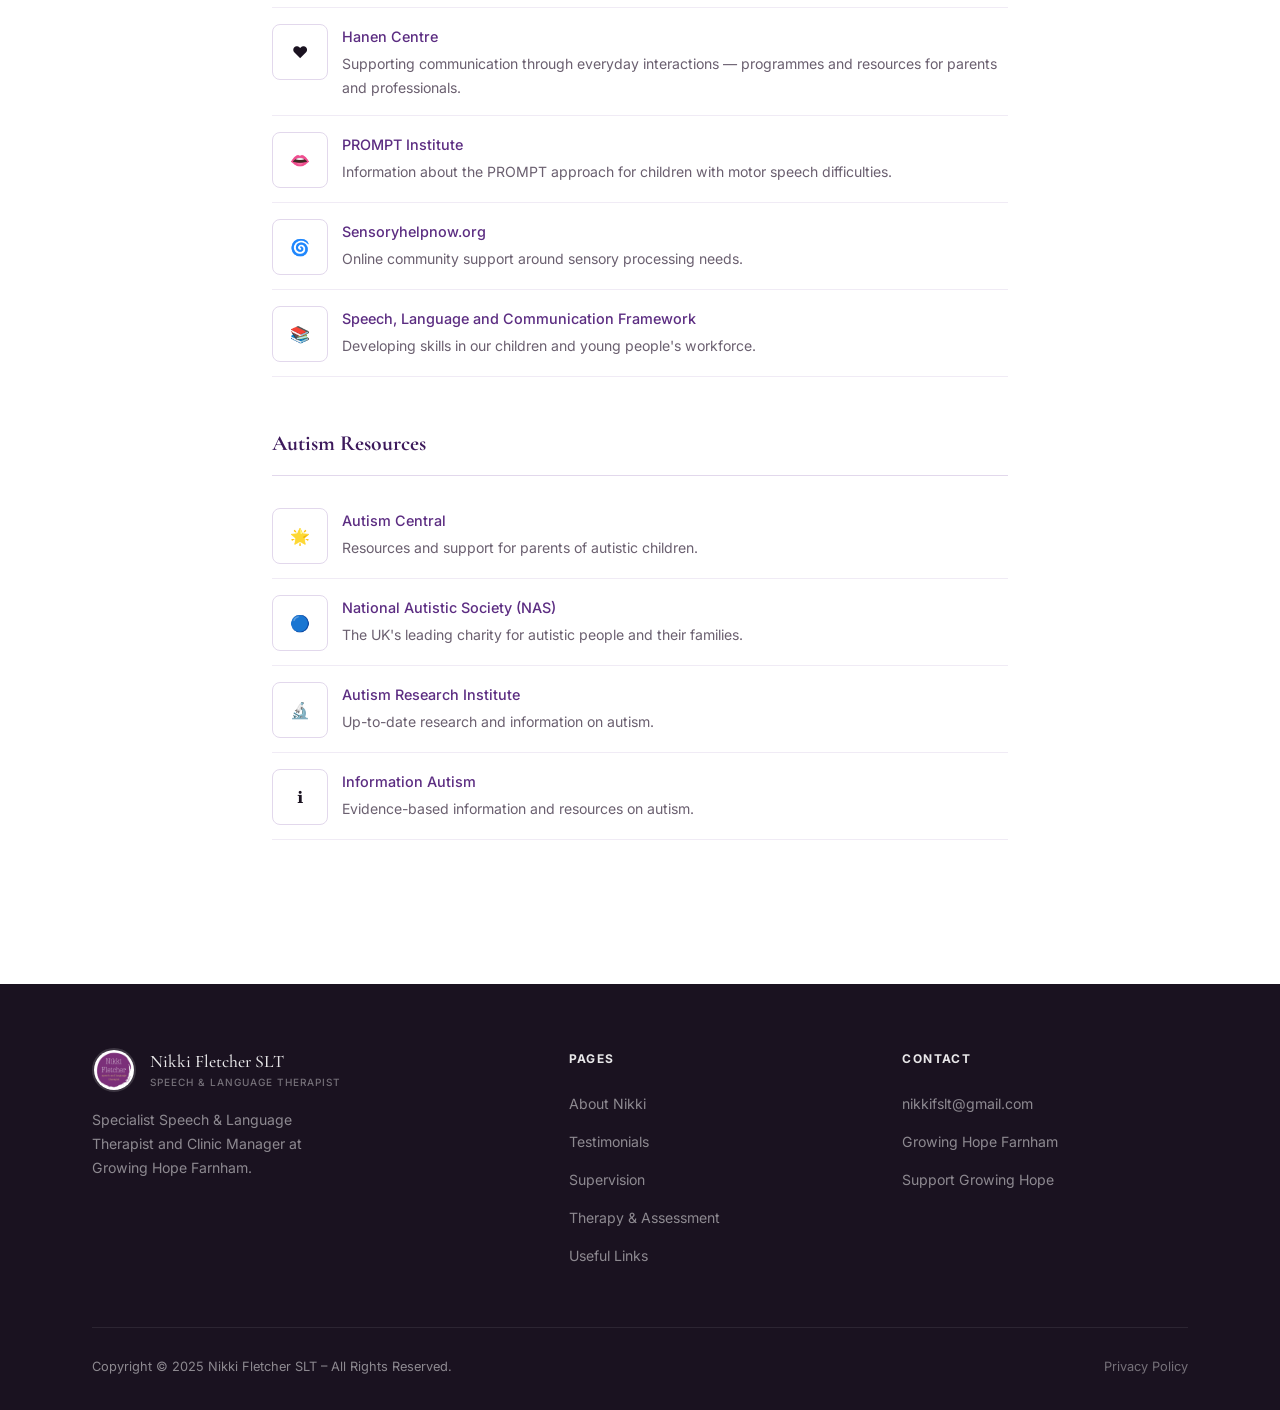
<file: useful-links.html>
<!DOCTYPE html>
<html lang="en">
<head>
  <meta charset="UTF-8">
  <meta name="viewport" content="width=device-width, initial-scale=1.0">
  <title>Useful Links – Nikki Fletcher SLT</title>
  <link rel="stylesheet" href="style.css">
</head>
<body>

  <div class="banner">I am not currently accepting referrals for private Speech and Language Therapy</div>

  <header id="header">
    <div class="header-inner">
      <a href="index.html" class="logo">
        <img src="images/logo.jpg" alt="Nikki Fletcher SLT">
        <span class="logo-text">Nikki Fletcher SLT<span class="logo-sub">Speech &amp; Language Therapist</span></span>
      </a>
      <button class="hamburger" aria-label="Open menu" onclick="this.closest('header').querySelector('nav').classList.toggle('open')">
        <span></span><span></span><span></span>
      </button>
      <nav>
        <a href="index.html">Home</a>
        <a href="about.html">About</a>
        <a href="https://growinghope.org.uk/farnham/" target="_blank">Growing Hope</a>
        <a href="testimonials.html">Testimonials</a>
        <a href="supervision.html">Supervision</a>
        <a href="therapy-assessment.html">Therapy &amp; Assessment</a>
        <a href="useful-links.html" class="active">Links</a>
        <a href="https://growinghope.org.uk/give/" target="_blank" class="nav-cta">Support Growing Hope</a>
      </nav>
    </div>
  </header>

  <div class="page-hero">
    <div class="page-hero-inner">
      <div class="section-label">Resources</div>
      <h1>Useful Links</h1>
      <p>Trusted resources for speech, language, communication and sensory development</p>
    </div>
  </div>

  <section>
    <div class="container--narrow">

      <div class="links-group reveal">
        <h3>For Parents — Getting Started</h3>
        <div class="link-item">
          <div class="link-item-icon"><img src="images/ul-bbc.webp" alt="BBC Tiny Happy People"></div>
          <div class="link-item-text">
            <a href="https://www.bbc.co.uk/tiny-happy-people" target="_blank">BBC Tiny Happy People</a>
            <p>A wonderful resource from antenatal through the first 5 years — activities, 'Ages and Stages' guides and an online progress checker to see how your child is developing.</p>
          </div>
        </div>
      </div>

      <div class="links-group reveal">
        <h3>Professional Bodies</h3>
        <div class="link-item">
          <div class="link-item-icon"><img src="images/ul-hcpc.webp" alt="HCPC"></div>
          <div class="link-item-text">
            <a href="https://www.hcpc-uk.org/" target="_blank">Health &amp; Care Professions Council (HCPC)</a>
            <p>The legal regulatory body for Speech and Language Therapists in the UK. Use the register to verify any practising therapist.</p>
          </div>
        </div>
        <div class="link-item">
          <div class="link-item-icon"><img src="images/am-rcslt.webp" alt="RCSLT"></div>
          <div class="link-item-text">
            <a href="https://www.rcslt.org/" target="_blank">Royal College of Speech and Language Therapists (RCSLT)</a>
            <p>The professional body for SLTs in the UK.</p>
          </div>
        </div>
        <div class="link-item">
          <div class="link-item-icon"><img src="images/am-asltip.webp" alt="ASLTIP"></div>
          <div class="link-item-text">
            <a href="https://www.asltip.com/" target="_blank">ASLTIP</a>
            <p>Association of Speech and Language Therapists in Independent Practice — to find a therapist near you.</p>
          </div>
        </div>
        <div class="link-item">
          <div class="link-item-icon"><img src="images/am-asip.webp" alt="Sensory Integration Education"></div>
          <div class="link-item-text">
            <a href="https://www.sensoryintegration.org.uk/" target="_blank">Sensory Integration Education</a>
            <p>Information and resources on sensory integration approaches and practitioners.</p>
          </div>
        </div>
      </div>

      <div class="links-group reveal">
        <h3>Speech, Language &amp; Communication</h3>
        <div class="link-item">
          <div class="link-item-icon">🗣️</div>
          <div class="link-item-text">
            <a href="https://speechandlanguage.org.uk/" target="_blank">Speech and Language UK</a>
            <p>Support and information for children with speech, language and communication needs.</p>
          </div>
        </div>
        <div class="link-item">
          <div class="link-item-icon">👨‍👩‍👧</div>
          <div class="link-item-text">
            <a href="https://www.afasic.org.uk/" target="_blank">Afasic</a>
            <p>Supporting families of children and young people with speech and language difficulties.</p>
          </div>
        </div>
        <div class="link-item">
          <div class="link-item-icon">💬</div>
          <div class="link-item-text">
            <a href="https://stamma.org/" target="_blank">Stamma</a>
            <p>The British Stammering Association — support for people who stammer and their families.</p>
          </div>
        </div>
        <div class="link-item">
          <div class="link-item-icon">❤️</div>
          <div class="link-item-text">
            <a href="https://www.hanen.org/" target="_blank">Hanen Centre</a>
            <p>Supporting communication through everyday interactions — programmes and resources for parents and professionals.</p>
          </div>
        </div>
        <div class="link-item">
          <div class="link-item-icon">👄</div>
          <div class="link-item-text">
            <a href="https://www.promptinstitute.com/" target="_blank">PROMPT Institute</a>
            <p>Information about the PROMPT approach for children with motor speech difficulties.</p>
          </div>
        </div>
        <div class="link-item">
          <div class="link-item-icon">🌀</div>
          <div class="link-item-text">
            <a href="https://sensoryhelpnow.org/" target="_blank">Sensoryhelpnow.org</a>
            <p>Online community support around sensory processing needs.</p>
          </div>
        </div>
        <div class="link-item">
          <div class="link-item-icon">📚</div>
          <div class="link-item-text">
            <a href="https://www.slcframework.org.uk/" target="_blank">Speech, Language and Communication Framework</a>
            <p>Developing skills in our children and young people's workforce.</p>
          </div>
        </div>
      </div>

      <div class="links-group reveal">
        <h3>Autism Resources</h3>
        <div class="link-item">
          <div class="link-item-icon">🌟</div>
          <div class="link-item-text">
            <a href="https://www.autismcentral.org.uk/" target="_blank">Autism Central</a>
            <p>Resources and support for parents of autistic children.</p>
          </div>
        </div>
        <div class="link-item">
          <div class="link-item-icon">🔵</div>
          <div class="link-item-text">
            <a href="https://www.autism.org.uk/" target="_blank">National Autistic Society (NAS)</a>
            <p>The UK's leading charity for autistic people and their families.</p>
          </div>
        </div>
        <div class="link-item">
          <div class="link-item-icon">🔬</div>
          <div class="link-item-text">
            <a href="https://www.autism.org/" target="_blank">Autism Research Institute</a>
            <p>Up-to-date research and information on autism.</p>
          </div>
        </div>
        <div class="link-item">
          <div class="link-item-icon">ℹ️</div>
          <div class="link-item-text">
            <a href="https://www.informationautism.org/" target="_blank">Information Autism</a>
            <p>Evidence-based information and resources on autism.</p>
          </div>
        </div>
      </div>

    </div>
  </section>

  <footer>
    <div class="container">
      <div class="footer-grid">
        <div class="footer-brand">
          <a href="index.html" class="logo" style="margin-bottom:16px;">
            <img src="images/logo.jpg" alt="" style="width:44px;height:44px;">
            <span class="logo-text">Nikki Fletcher SLT<span class="logo-sub">Speech &amp; Language Therapist</span></span>
          </a>
          <p>Specialist Speech &amp; Language Therapist and Clinic Manager at Growing Hope Farnham.</p>
        </div>
        <div class="footer-col">
          <h4>Pages</h4>
          <ul>
            <li><a href="about.html">About Nikki</a></li>
            <li><a href="testimonials.html">Testimonials</a></li>
            <li><a href="supervision.html">Supervision</a></li>
            <li><a href="therapy-assessment.html">Therapy &amp; Assessment</a></li>
            <li><a href="useful-links.html">Useful Links</a></li>
          </ul>
        </div>
        <div class="footer-col">
          <h4>Contact</h4>
          <ul>
            <li><a href="mailto:nikkifslt@gmail.com">nikkifslt@gmail.com</a></li>
            <li><a href="https://growinghope.org.uk/farnham/" target="_blank">Growing Hope Farnham</a></li>
            <li><a href="https://growinghope.org.uk/give/" target="_blank">Support Growing Hope</a></li>
          </ul>
        </div>
      </div>
      <div class="footer-bottom">
        <span>Copyright &copy; 2025 Nikki Fletcher SLT – All Rights Reserved.</span>
        <a href="privacy-policy.html">Privacy Policy</a>
      </div>
    </div>
  </footer>

  <script>
    const observer = new IntersectionObserver(entries => {
      entries.forEach(e => { if (e.isIntersecting) e.target.classList.add('visible'); });
    }, { threshold: 0.1 });
    document.querySelectorAll('.reveal').forEach(el => observer.observe(el));
    const header = document.getElementById('header');
    window.addEventListener('scroll', () => header.classList.toggle('scrolled', window.scrollY > 20));
  </script>
</body>
</html>
</file>
<file: style.css>
@import url('https://fonts.googleapis.com/css2?family=Cormorant+Garamond:ital,wght@0,300;0,400;0,500;0,600;1,300;1,400&family=Inter:wght@300;400;500;600&display=swap');

/* ── Reset & Variables ── */
*, *::before, *::after { box-sizing: border-box; margin: 0; padding: 0; }

:root {
  --plum:        #3D1A5C;
  --plum-mid:    #5C2D82;
  --plum-light:  #8B5BA8;
  --plum-pale:   #F0E8F8;
  --sage:        #6B8F5E;
  --sage-dark:   #4A6B3E;
  --cream:       #FAF7F2;
  --warm:        #EDE5D8;
  --ink:         #1A1220;
  --muted:       #6B6070;
  --border:      #E2D8EC;
  --white:       #FFFFFF;

  --serif:  'Cormorant Garamond', Georgia, serif;
  --sans:   'Inter', system-ui, sans-serif;

  --radius-sm: 6px;
  --radius:    14px;
  --radius-lg: 24px;

  --shadow-sm: 0 2px 8px rgba(61,26,92,.08);
  --shadow:    0 8px 32px rgba(61,26,92,.12);
  --shadow-lg: 0 20px 64px rgba(61,26,92,.16);
}

html { scroll-behavior: smooth; }

body {
  font-family: var(--sans);
  font-size: 16px;
  color: var(--ink);
  background: var(--white);
  line-height: 1.75;
  -webkit-font-smoothing: antialiased;
}

img { display: block; max-width: 100%; height: auto; }
a { color: var(--plum-mid); text-decoration: none; transition: color .2s; }
a:hover { color: var(--plum); }

.container { max-width: 1160px; margin: 0 auto; padding: 0 32px; }
.container--narrow { max-width: 800px; margin: 0 auto; padding: 0 32px; }

/* ── Fade-in on scroll ── */
.reveal {
  opacity: 0;
  transform: translateY(28px);
  transition: opacity .7s ease, transform .7s ease;
}
.reveal.visible { opacity: 1; transform: none; }
.reveal-delay-1 { transition-delay: .1s; }
.reveal-delay-2 { transition-delay: .2s; }
.reveal-delay-3 { transition-delay: .3s; }

/* ── BANNER ── */
.banner {
  background: var(--plum);
  color: rgba(255,255,255,.88);
  text-align: center;
  font-size: 12.5px;
  letter-spacing: .04em;
  padding: 9px 16px;
  font-family: var(--sans);
}

/* ── HEADER ── */
header {
  position: sticky;
  top: 0;
  z-index: 200;
  background: rgba(255,255,255,.96);
  backdrop-filter: blur(12px);
  -webkit-backdrop-filter: blur(12px);
  border-bottom: 1px solid var(--border);
  transition: box-shadow .3s;
}
header.scrolled { box-shadow: var(--shadow); }

.header-inner {
  max-width: 1200px;
  margin: 0 auto;
  padding: 0 32px;
  height: 96px;
  display: flex;
  align-items: center;
  justify-content: space-between;
  gap: 16px;
}

.logo {
  display: flex;
  align-items: center;
  gap: 14px;
  text-decoration: none;
  flex-shrink: 0;
}
.logo img {
  width: 88px;
  height: 88px;
  border-radius: 50%;
  object-fit: cover;
  border: 2px solid var(--border);
}
.logo-text {
  font-family: var(--serif);
  font-size: 17px;
  font-weight: 500;
  color: var(--plum);
  line-height: 1.3;
}
.logo-sub {
  display: block;
  font-family: var(--sans);
  font-size: 10px;
  font-weight: 500;
  letter-spacing: .1em;
  text-transform: uppercase;
  color: var(--muted);
  margin-top: 2px;
}

nav {
  display: flex;
  align-items: center;
  gap: 2px;
  flex-wrap: nowrap;
}
nav a {
  font-size: 13px;
  font-weight: 500;
  color: var(--muted);
  padding: 6px 11px;
  border-radius: var(--radius-sm);
  transition: background .2s, color .2s;
  white-space: nowrap;
  text-decoration: none;
}
nav a:hover { background: var(--plum-pale); color: var(--plum); }
nav a.active { color: var(--plum); background: var(--plum-pale); }
nav .nav-cta {
  background: var(--sage);
  color: var(--white) !important;
  border-radius: 20px;
  padding: 7px 16px;
  margin-left: 6px;
  font-weight: 600;
}
nav .nav-cta:hover { background: var(--sage-dark) !important; }

.hamburger {
  display: none;
  flex-direction: column;
  gap: 5px;
  cursor: pointer;
  background: none;
  border: none;
  padding: 8px;
}
.hamburger span {
  display: block;
  width: 22px;
  height: 2px;
  background: var(--plum);
  border-radius: 2px;
  transition: .3s;
}

/* ── HERO ── */
.hero {
  position: relative;
  height: 92vh;
  min-height: 580px;
  max-height: 820px;
  overflow: hidden;
  display: flex;
  align-items: center;
}
.hero-bg {
  position: absolute;
  inset: 0;
  background: #000;
}
.hero-bg img {
  width: 100%;
  height: 100%;
  object-fit: cover;
  object-position: center center;
  opacity: .75;
}
.hero-bg::after {
  content: '';
  position: absolute;
  inset: 0;
  background: linear-gradient(to right, rgba(0,0,0,.55) 0%, rgba(0,0,0,.2) 60%, rgba(0,0,0,.1) 100%);
}
.hero-content {
  position: relative;
  z-index: 2;
  padding: 0 32px;
  max-width: 760px;
  margin-left: 10%;
}
.hero-eyebrow {
  display: inline-flex;
  align-items: center;
  gap: 8px;
  font-size: 11px;
  font-weight: 600;
  letter-spacing: .15em;
  text-transform: uppercase;
  color: rgba(255,255,255,.7);
  margin-bottom: 24px;
}
.hero-eyebrow::before {
  content: '';
  display: block;
  width: 32px;
  height: 1px;
  background: rgba(255,255,255,.5);
}
.hero h1 {
  font-family: var(--serif);
  font-size: clamp(2.6rem, 5.5vw, 4.2rem);
  font-weight: 300;
  color: var(--white);
  line-height: 1.12;
  margin-bottom: 24px;
}
.hero h1 em {
  font-style: italic;
  color: #D4B8F0;
}
.hero-body {
  font-size: 1.05rem;
  color: rgba(255,255,255,.82);
  max-width: 520px;
  margin-bottom: 40px;
  font-weight: 300;
}
.hero-actions { display: flex; gap: 16px; flex-wrap: wrap; }
.btn-primary {
  display: inline-flex;
  align-items: center;
  gap: 8px;
  background: var(--sage);
  color: var(--white);
  padding: 14px 30px;
  border-radius: 40px;
  font-size: 14px;
  font-weight: 600;
  letter-spacing: .02em;
  transition: background .2s, transform .2s;
  text-decoration: none;
}
.btn-primary:hover { background: var(--sage-dark); transform: translateY(-1px); color: var(--white); }
.btn-ghost {
  display: inline-flex;
  align-items: center;
  gap: 8px;
  background: transparent;
  color: var(--white);
  padding: 14px 30px;
  border-radius: 40px;
  font-size: 14px;
  font-weight: 500;
  border: 1px solid rgba(255,255,255,.4);
  transition: background .2s, border-color .2s, transform .2s;
  text-decoration: none;
}
.btn-ghost:hover { background: rgba(255,255,255,.1); border-color: rgba(255,255,255,.7); color: var(--white); transform: translateY(-1px); }
.hero-scroll {
  position: absolute;
  bottom: 40px;
  left: 50%;
  transform: translateX(-50%);
  z-index: 2;
  display: flex;
  flex-direction: column;
  align-items: center;
  gap: 8px;
  color: rgba(255,255,255,.5);
  font-size: 10px;
  letter-spacing: .12em;
  text-transform: uppercase;
}
.hero-scroll::after {
  content: '';
  display: block;
  width: 1px;
  height: 48px;
  background: rgba(255,255,255,.3);
  animation: scrollPulse 2s ease-in-out infinite;
}
@keyframes scrollPulse {
  0%, 100% { opacity: .3; }
  50% { opacity: 1; }
}

/* ── SECTION ── */
section { padding: 96px 0; }
.section-label {
  display: inline-flex;
  align-items: center;
  gap: 10px;
  font-size: 11px;
  font-weight: 600;
  letter-spacing: .14em;
  text-transform: uppercase;
  color: var(--plum-mid);
  margin-bottom: 16px;
}
.section-label::before {
  content: '';
  display: block;
  width: 24px;
  height: 1px;
  background: var(--plum-mid);
}
.section-title {
  font-family: var(--serif);
  font-size: clamp(2rem, 3.5vw, 2.8rem);
  font-weight: 400;
  color: var(--plum);
  line-height: 1.2;
  margin-bottom: 20px;
}
.section-body {
  font-size: 1.05rem;
  color: var(--muted);
  max-width: 580px;
  line-height: 1.8;
}

/* ── ABOUT SPLIT ── */
.about-grid {
  display: grid;
  grid-template-columns: 1fr 1fr;
  gap: 80px;
  align-items: center;
}
.about-img-wrap {
  position: relative;
}
.about-img-wrap img {
  width: 100%;
  aspect-ratio: 3/4;
  object-fit: cover;
  object-position: center top;
  border-radius: var(--radius-lg);
  box-shadow: var(--shadow-lg);
}
.about-img-accent {
  position: absolute;
  top: -20px;
  left: -20px;
  width: 120px;
  height: 120px;
  background: var(--plum-pale);
  border-radius: var(--radius-lg);
  z-index: -1;
}
.about-img-tag {
  position: absolute;
  bottom: 28px;
  right: -20px;
  background: var(--white);
  border-radius: var(--radius);
  padding: 16px 20px;
  box-shadow: var(--shadow);
  font-size: 13px;
  line-height: 1.4;
  max-width: 180px;
}
.about-img-tag strong { display: block; font-family: var(--serif); font-size: 1.6rem; color: var(--plum); line-height: 1; margin-bottom: 4px; }
.about-text { }
.about-text p { color: var(--muted); margin-bottom: 20px; font-size: 1.02rem; }
.about-cta { margin-top: 36px; }

/* ── CARDS SECTION (homepage) ── */
.bg-cream { background: var(--cream); }
.bg-warm  { background: var(--warm); }

.services-grid {
  display: grid;
  grid-template-columns: repeat(3, 1fr);
  gap: 28px;
}
.service-card {
  background: var(--white);
  border-radius: var(--radius);
  overflow: hidden;
  box-shadow: var(--shadow-sm);
  border: 1px solid var(--border);
  transition: transform .3s, box-shadow .3s;
  display: flex;
  flex-direction: column;
}
.service-card:hover { transform: translateY(-6px); box-shadow: var(--shadow); }
.service-card-img {
  width: 100%;
  height: 200px;
  object-fit: cover;
}
.service-card-body { padding: 28px; flex: 1; display: flex; flex-direction: column; }
.service-card-body h3 {
  font-family: var(--serif);
  font-size: 1.4rem;
  font-weight: 500;
  color: var(--plum);
  margin-bottom: 10px;
}
.service-card-body p { color: var(--muted); font-size: .95rem; flex: 1; }
.card-link {
  display: inline-flex;
  align-items: center;
  gap: 6px;
  margin-top: 20px;
  font-size: 13px;
  font-weight: 600;
  color: var(--plum-mid);
}
.card-link::after { content: '→'; transition: transform .2s; }
.service-card:hover .card-link::after { transform: translateX(4px); }

/* ── GROWING HOPE FULL BLEED ── */
.growing-hope {
  position: relative;
  overflow: hidden;
  background: var(--plum);
  padding: 96px 0;
}
.growing-hope-bg {
  position: absolute;
  inset: 0;
}
.growing-hope-bg img {
  width: 100%;
  height: 100%;
  object-fit: cover;
  opacity: .15;
}
.growing-hope-inner {
  position: relative;
  z-index: 2;
  max-width: 700px;
  margin: 0 auto;
  text-align: center;
  padding: 0 32px;
}
.growing-hope-inner .section-label { justify-content: center; color: rgba(255,255,255,.6); }
.growing-hope-inner .section-label::before { background: rgba(255,255,255,.4); }
.growing-hope-inner .section-title { color: var(--white); }
.growing-hope-inner p { color: rgba(255,255,255,.8); font-size: 1.05rem; margin-bottom: 36px; }
.btn-white {
  display: inline-flex;
  align-items: center;
  gap: 8px;
  background: var(--white);
  color: var(--plum);
  padding: 14px 30px;
  border-radius: 40px;
  font-size: 14px;
  font-weight: 600;
  transition: background .2s, transform .2s;
  text-decoration: none;
}
.btn-white:hover { background: var(--cream); color: var(--plum); transform: translateY(-1px); }

/* ── TESTIMONIALS (homepage preview) ── */
.testimonials-grid { display: grid; grid-template-columns: repeat(2, 1fr); gap: 24px; }
.tcard {
  background: var(--white);
  border-radius: var(--radius);
  padding: 32px;
  border: 1px solid var(--border);
  position: relative;
}
.tcard::before {
  content: '\201C';
  font-family: var(--serif);
  font-size: 5rem;
  color: var(--plum-pale);
  line-height: 1;
  position: absolute;
  top: 16px;
  left: 24px;
}
.tcard blockquote {
  font-family: var(--serif);
  font-size: 1.08rem;
  font-style: italic;
  color: var(--ink);
  line-height: 1.7;
  margin-top: 24px;
  position: relative;
  z-index: 1;
}
.tcard cite {
  display: block;
  margin-top: 16px;
  font-size: .8rem;
  font-weight: 600;
  letter-spacing: .06em;
  text-transform: uppercase;
  color: var(--plum-mid);
  font-style: normal;
}

/* ── CONTACT ── */
.contact-split {
  display: grid;
  grid-template-columns: 1fr 1fr;
  gap: 80px;
  align-items: center;
}
.contact-info p { color: var(--muted); margin-bottom: 16px; }
.contact-detail {
  display: flex;
  align-items: center;
  gap: 12px;
  margin-top: 8px;
  color: var(--ink);
  font-size: .95rem;
}
.contact-detail a { color: var(--plum-mid); font-weight: 500; }
.contact-visual {
  background: var(--plum-pale);
  border-radius: var(--radius-lg);
  padding: 48px 40px;
  text-align: center;
}
.contact-visual .section-title { margin-bottom: 12px; }
.contact-visual p { color: var(--muted); margin-bottom: 28px; }

/* ── PAGE HERO ── */
.page-hero {
  background: var(--plum);
  padding: 80px 32px 64px;
  text-align: center;
  position: relative;
  overflow: hidden;
}
.page-hero::before {
  content: '';
  position: absolute;
  inset: 0;
  background: radial-gradient(ellipse at 70% 50%, rgba(139,91,168,.4) 0%, transparent 70%);
}
.page-hero-inner { position: relative; z-index: 1; }
.page-hero .section-label { justify-content: center; color: rgba(255,255,255,.6); }
.page-hero .section-label::before { background: rgba(255,255,255,.4); }
.page-hero h1 {
  font-family: var(--serif);
  font-size: clamp(2.2rem, 4vw, 3.4rem);
  font-weight: 300;
  color: var(--white);
  margin-bottom: 12px;
  line-height: 1.15;
}
.page-hero p { color: rgba(255,255,255,.75); font-size: 1.05rem; max-width: 560px; margin: 0 auto; }

/* ── ABOUT PAGE ── */
.credentials-grid { display: grid; grid-template-columns: repeat(auto-fit, minmax(240px, 1fr)); gap: 20px; }
.credential-card {
  background: var(--white);
  border: 1px solid var(--border);
  border-radius: var(--radius);
  padding: 24px;
  transition: border-color .2s;
}
.credential-card:hover { border-color: var(--plum-light); }
.credential-card strong {
  display: block;
  font-family: var(--serif);
  font-size: 1.1rem;
  color: var(--plum);
  margin-bottom: 8px;
}
.credential-card p { font-size: .88rem; color: var(--muted); line-height: 1.6; }
.credential-logo { max-height: 64px; max-width: 140px; object-fit: contain; margin-bottom: 12px; }

.who-grid { display: grid; grid-template-columns: 1fr 1fr; gap: 12px; }
.who-item {
  display: flex;
  align-items: flex-start;
  gap: 12px;
  padding: 14px 16px;
  background: var(--cream);
  border-radius: var(--radius-sm);
  font-size: .93rem;
  color: var(--ink);
}
.who-item::before {
  content: '';
  width: 6px;
  height: 6px;
  min-width: 6px;
  background: var(--plum-light);
  border-radius: 50%;
  margin-top: 7px;
}

.training-list { columns: 2; column-gap: 32px; }
.training-list li {
  break-inside: avoid;
  padding: 8px 0 8px 20px;
  position: relative;
  font-size: .93rem;
  color: var(--muted);
  list-style: none;
  border-bottom: 1px solid var(--border);
}
.training-list li::before {
  content: '✦';
  position: absolute;
  left: 0;
  color: var(--plum-light);
  font-size: .6rem;
  top: 13px;
}

/* ── TESTIMONIALS PAGE ── */
.testimonials-full { display: grid; grid-template-columns: repeat(auto-fill, minmax(320px, 1fr)); gap: 24px; }
.testimonial-full {
  background: var(--white);
  border-radius: var(--radius);
  padding: 36px 32px;
  border: 1px solid var(--border);
  position: relative;
  transition: box-shadow .3s;
}
.testimonial-full:hover { box-shadow: var(--shadow); }
.testimonial-full::before {
  content: '\201C';
  font-family: var(--serif);
  font-size: 6rem;
  color: var(--plum-pale);
  line-height: .8;
  position: absolute;
  top: 20px;
  left: 28px;
}
.testimonial-full blockquote {
  font-family: var(--serif);
  font-size: 1.05rem;
  font-style: italic;
  color: var(--ink);
  line-height: 1.75;
  margin-top: 28px;
}
.testimonial-full cite {
  display: block;
  margin-top: 20px;
  padding-top: 16px;
  border-top: 1px solid var(--border);
  font-size: .78rem;
  font-weight: 600;
  letter-spacing: .07em;
  text-transform: uppercase;
  color: var(--plum-mid);
  font-style: normal;
}

.ofsted-quote {
  background: var(--plum);
  border-radius: var(--radius-lg);
  padding: 48px 56px;
  position: relative;
  overflow: hidden;
}
.ofsted-quote::before {
  content: '\201C';
  font-family: var(--serif);
  font-size: 12rem;
  color: rgba(255,255,255,.06);
  line-height: 1;
  position: absolute;
  top: -20px;
  left: 24px;
}
.ofsted-quote blockquote {
  font-family: var(--serif);
  font-size: 1.15rem;
  font-style: italic;
  color: rgba(255,255,255,.9);
  line-height: 1.8;
  margin-bottom: 20px;
  position: relative;
}
.ofsted-quote cite {
  font-size: .8rem;
  font-weight: 600;
  letter-spacing: .1em;
  text-transform: uppercase;
  color: rgba(255,255,255,.5);
  font-style: normal;
}

/* ── SUPERVISION PAGE ── */
.supervision-split {
  display: grid;
  grid-template-columns: 1fr 1fr;
  gap: 64px;
  align-items: center;
}
.supervision-split img {
  border-radius: var(--radius-lg);
  width: 100%;
  aspect-ratio: 4/3;
  object-fit: cover;
  box-shadow: var(--shadow-lg);
}
.brings-list { list-style: none; margin-top: 24px; }
.brings-list li {
  padding: 12px 0;
  border-bottom: 1px solid var(--border);
  font-size: .95rem;
  color: var(--muted);
  padding-left: 20px;
  position: relative;
}
.brings-list li::before {
  content: '→';
  position: absolute;
  left: 0;
  color: var(--plum-light);
  font-size: .85rem;
}

.pricing-row {
  display: grid;
  grid-template-columns: repeat(3, 1fr);
  gap: 20px;
  max-width: 700px;
}
.price-box {
  border: 2px solid var(--border);
  border-radius: var(--radius);
  padding: 28px 24px;
  text-align: center;
  transition: border-color .2s, box-shadow .2s;
}
.price-box:hover { border-color: var(--plum-light); box-shadow: var(--shadow-sm); }
.price-box .duration { font-size: .8rem; font-weight: 600; letter-spacing: .08em; text-transform: uppercase; color: var(--muted); margin-bottom: 10px; }
.price-box .amount { font-family: var(--serif); font-size: 2.4rem; color: var(--plum); font-weight: 400; }

/* ── THERAPY & ASSESSMENT ── */
.pricing-grid {
  display: grid;
  grid-template-columns: repeat(auto-fill, minmax(280px, 1fr));
  gap: 24px;
}
.price-card {
  background: var(--white);
  border-radius: var(--radius);
  border: 1px solid var(--border);
  padding: 32px 28px;
  display: flex;
  flex-direction: column;
  transition: border-color .25s, box-shadow .25s, transform .25s;
}
.price-card:hover { border-color: var(--plum-light); box-shadow: var(--shadow); transform: translateY(-4px); }
.price-card .tag {
  display: inline-block;
  background: var(--sage);
  color: var(--white);
  font-size: .7rem;
  font-weight: 700;
  letter-spacing: .1em;
  text-transform: uppercase;
  padding: 3px 10px;
  border-radius: 20px;
  margin-bottom: 12px;
  align-self: flex-start;
}
.price-card h3 {
  font-family: var(--serif);
  font-size: 1.2rem;
  color: var(--plum);
  margin-bottom: 4px;
  line-height: 1.3;
}
.price-card .price {
  font-family: var(--serif);
  font-size: 2.2rem;
  color: var(--plum-mid);
  font-weight: 400;
  margin: 12px 0;
}
.price-card .price span { font-size: 1rem; color: var(--muted); }
.price-card p { font-size: .88rem; color: var(--muted); line-height: 1.65; flex: 1; }

/* ── USEFUL LINKS ── */
.links-group { margin-bottom: 48px; }
.links-group h3 {
  font-family: var(--serif);
  font-size: 1.35rem;
  color: var(--plum);
  margin-bottom: 16px;
  padding-bottom: 12px;
  border-bottom: 1px solid var(--border);
}
.link-item {
  display: flex;
  align-items: flex-start;
  gap: 14px;
  padding: 14px 0;
  border-bottom: 1px solid rgba(226,216,236,.5);
}
.link-item-icon {
  width: 56px;
  height: 56px;
  min-width: 56px;
  background: #fff;
  border-radius: 8px;
  display: flex;
  align-items: center;
  justify-content: center;
  font-size: 1rem;
  margin-top: 2px;
  overflow: hidden;
  border: 1px solid var(--border);
}
.link-item-icon img { width: 100%; height: 100%; object-fit: contain; padding: 4px; }
.link-item-text p { font-size: .88rem; color: var(--muted); margin-top: 2px; }
.link-item-text a { font-weight: 500; color: var(--plum-mid); font-size: .9rem; }
.link-item-text a:hover { text-decoration: underline; }

/* ── FOOTER ── */
footer {
  background: var(--ink);
  color: rgba(255,255,255,.5);
  padding: 64px 0 32px;
}
.footer-grid {
  display: grid;
  grid-template-columns: 1.5fr 1fr 1fr;
  gap: 48px;
  padding-bottom: 48px;
  border-bottom: 1px solid rgba(255,255,255,.08);
}
.footer-brand .logo-text { color: rgba(255,255,255,.9); font-size: 1.1rem; }
.footer-brand .logo-sub { color: rgba(255,255,255,.4); }
.footer-brand p { margin-top: 16px; font-size: .88rem; line-height: 1.7; max-width: 260px; }
.footer-brand .logo img { border-color: rgba(255,255,255,.15); }
.footer-col h4 {
  font-size: .75rem;
  font-weight: 700;
  letter-spacing: .12em;
  text-transform: uppercase;
  color: rgba(255,255,255,.9);
  margin-bottom: 20px;
}
.footer-col ul { list-style: none; }
.footer-col ul li { margin-bottom: 10px; }
.footer-col ul li a { font-size: .88rem; color: rgba(255,255,255,.5); transition: color .2s; text-decoration: none; }
.footer-col ul li a:hover { color: rgba(255,255,255,.9); }
.footer-bottom {
  padding-top: 28px;
  display: flex;
  align-items: center;
  justify-content: space-between;
  font-size: .8rem;
  flex-wrap: wrap;
  gap: 12px;
}
.footer-bottom a { color: rgba(255,255,255,.4); text-decoration: none; }
.footer-bottom a:hover { color: rgba(255,255,255,.8); }

/* ── RESPONSIVE ── */
@media (max-width: 1024px) {
  .about-grid { grid-template-columns: 1fr; gap: 48px; }
  .about-img-wrap { max-width: 460px; }
  .about-img-tag { right: 0; }
  .contact-split { grid-template-columns: 1fr; gap: 48px; }
  .supervision-split { grid-template-columns: 1fr; gap: 48px; }
  .footer-grid { grid-template-columns: 1fr 1fr; }
  .footer-brand { grid-column: span 2; }
}

@media (max-width: 900px) {
  nav { display: none; flex-direction: column; position: absolute; top: 77px; left: 0; right: 0; background: rgba(255,255,255,.97); border-bottom: 1px solid var(--border); padding: 16px; gap: 4px; box-shadow: var(--shadow); }
  nav.open { display: flex; }
  nav a { width: 100%; text-align: center; padding: 11px; }
  nav .nav-cta { margin-left: 0; }
  .hamburger { display: flex; }
  header { position: relative; }
  .services-grid { grid-template-columns: 1fr 1fr; }
  .testimonials-grid { grid-template-columns: 1fr; }
  .who-grid { grid-template-columns: 1fr; }
  .training-list { columns: 1; }
  .pricing-row { grid-template-columns: 1fr; max-width: 300px; }
  .footer-grid { grid-template-columns: 1fr; }
  .footer-brand { grid-column: span 1; }
}

@media (max-width: 640px) {
  .container, .container--narrow { padding: 0 20px; }
  section { padding: 64px 0; }
  .hero { height: auto; min-height: auto; padding: 80px 0 60px; }
  .hero-content { margin-left: 0; max-width: 100%; }
  .hero h1 { font-size: 2.4rem; }
  .hero-actions { flex-direction: column; }
  .btn-primary, .btn-ghost { width: 100%; justify-content: center; }
  .services-grid { grid-template-columns: 1fr; }
  .ofsted-quote { padding: 32px 28px; }
  .header-inner { padding: 0 20px; }
  .footer-bottom { flex-direction: column; text-align: center; }
}
</file>
